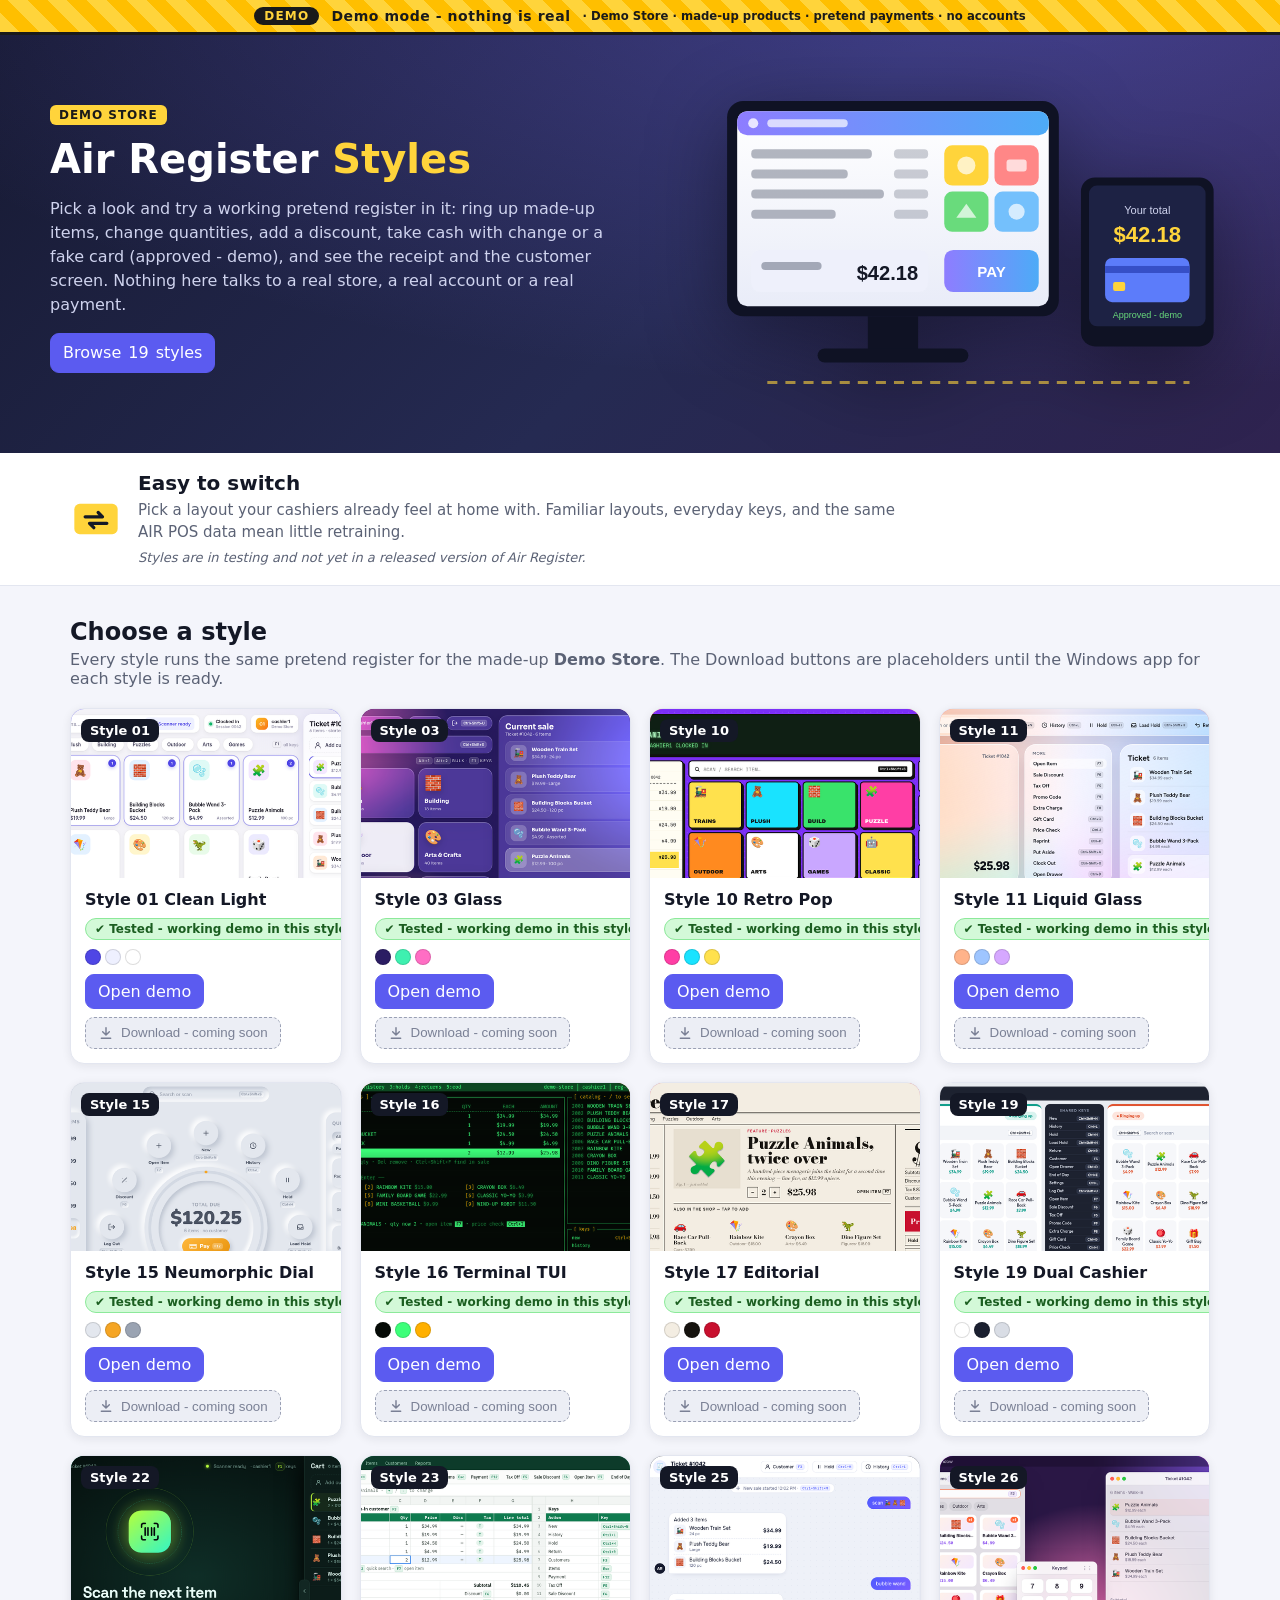
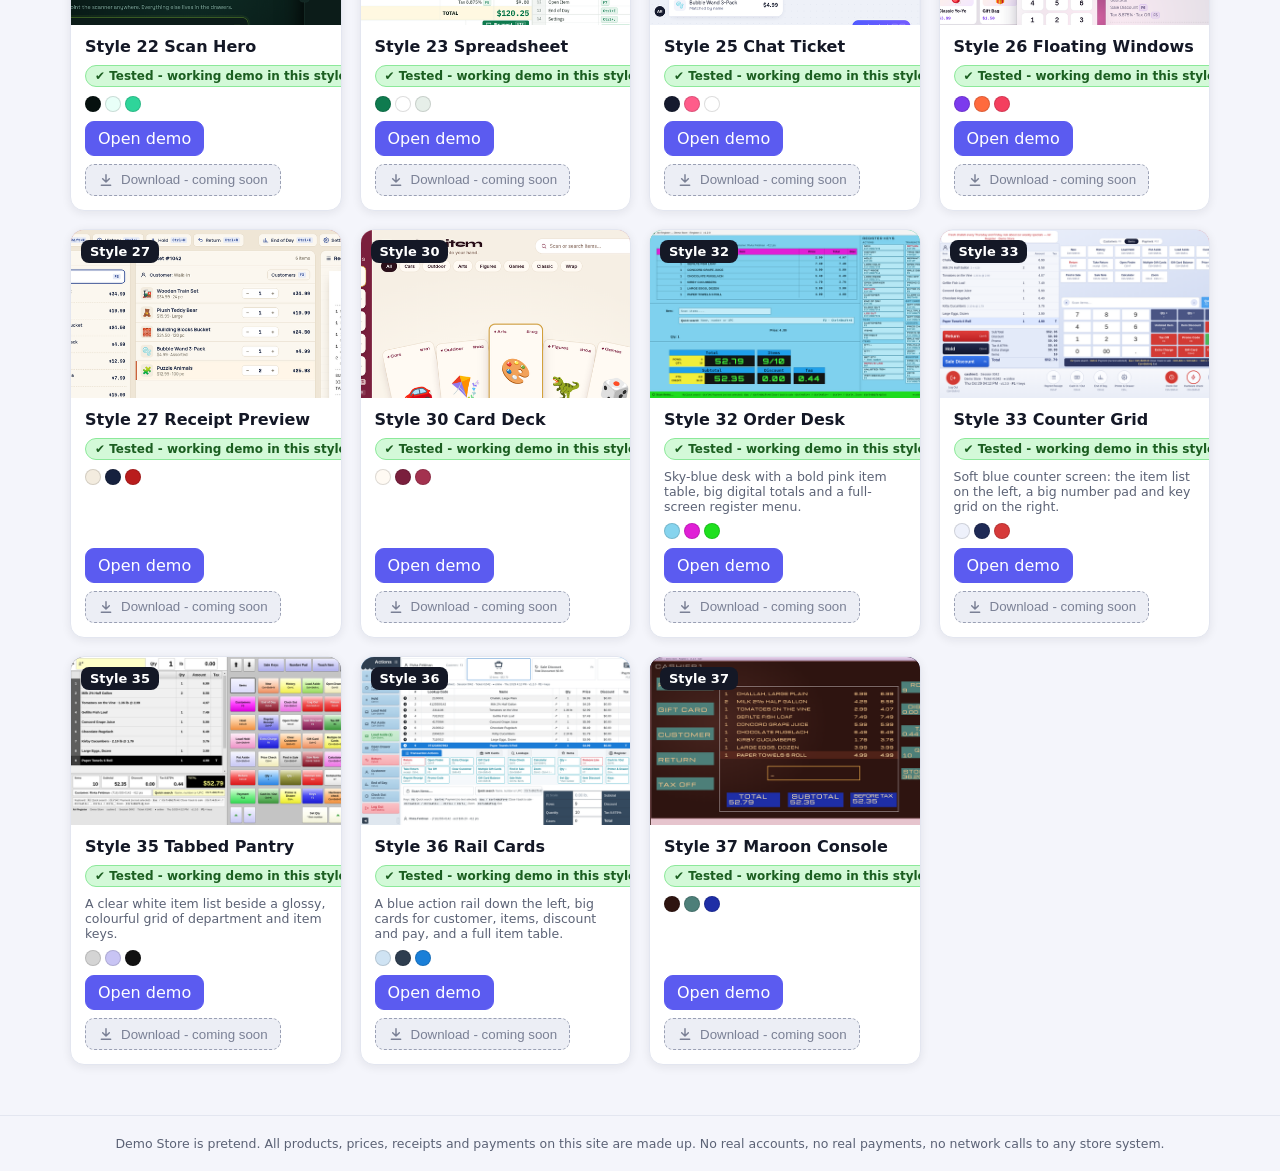
<file: index.html>
<!doctype html><html lang="en"><head><meta charset="utf-8"><title>DEMO - Air Register Styles demo</title>
<meta http-equiv="refresh" content="0; url=demo/index.html"></head>
<body style="font-family:system-ui;margin:0"><div style="background:#ffd43b;padding:8px;text-align:center;font-weight:800">DEMO - nothing is real</div>
<p style="padding:20px"><a href="demo/index.html">Open the Demo Store styles gallery</a></p></body></html>
</file>
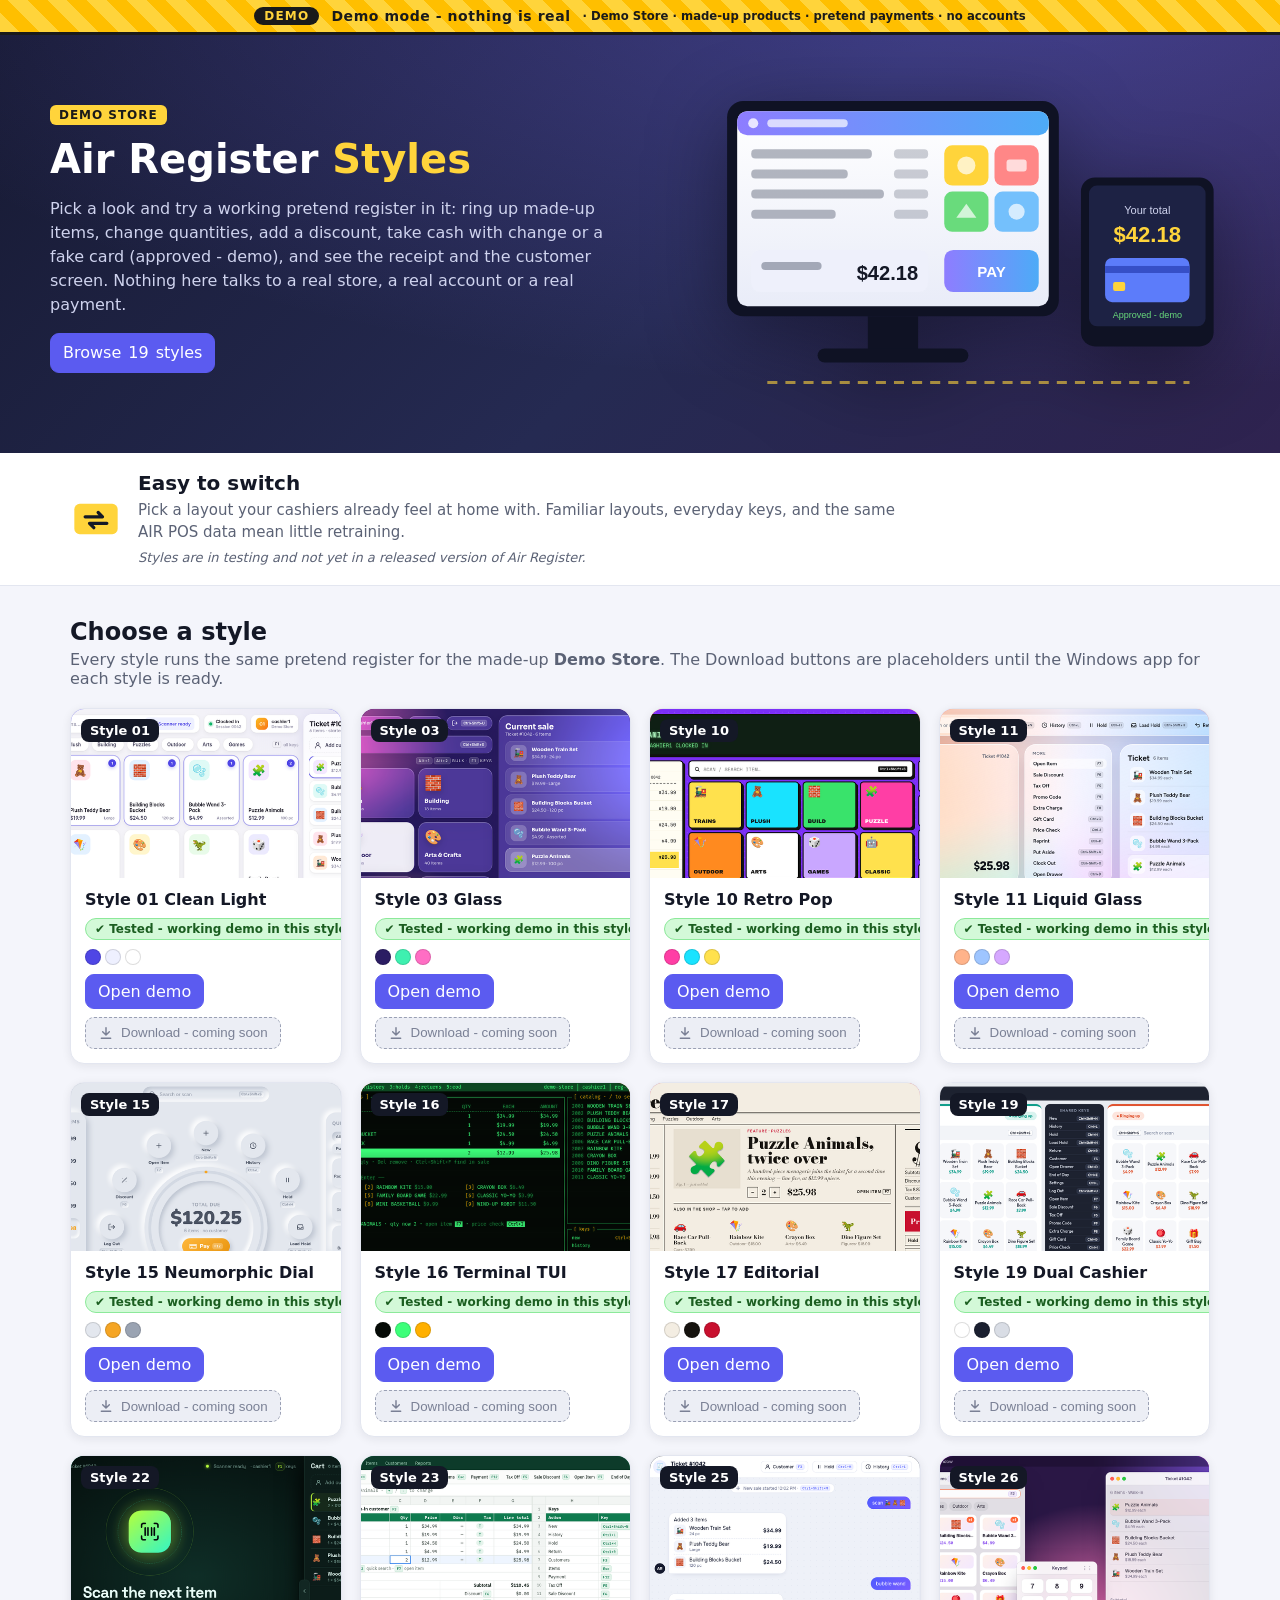
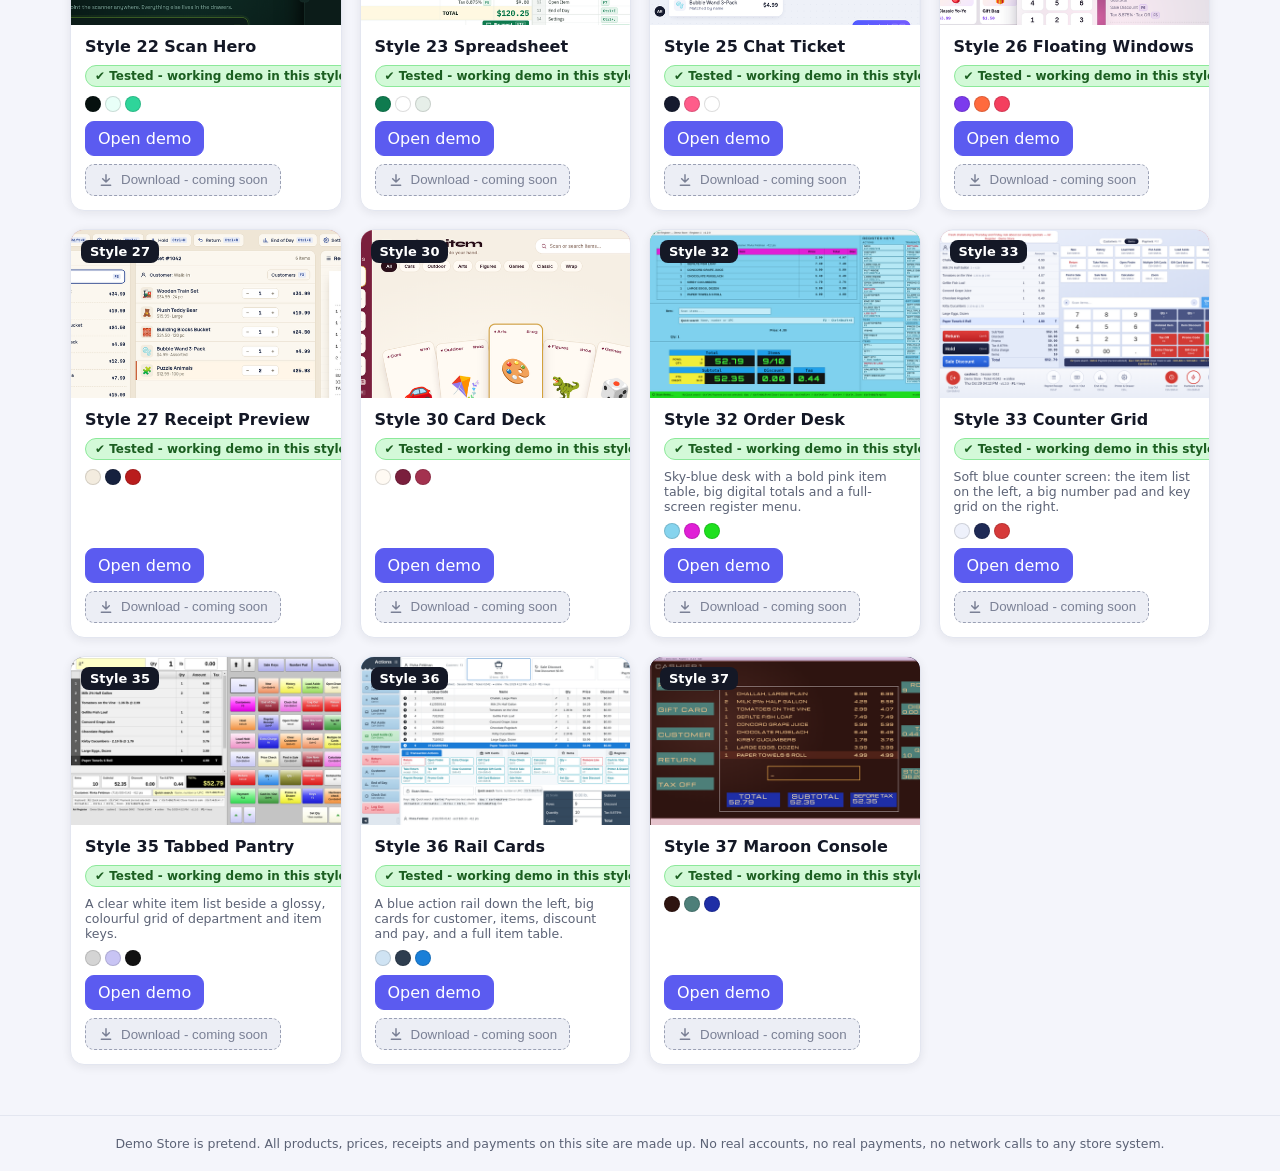
<file: demo/index.html>
<!doctype html>
<html lang="en"><head><meta charset="utf-8"><meta name="viewport" content="width=device-width,initial-scale=1">
<title>DEMO - Air Register Styles - Demo Store</title>
<link rel="stylesheet" href="assets/demo-site.css">
<script src="demo-styles-config.js"></script><script src="assets/demo-site.js"></script>
</head><body>
<div class="demoBand" id="demoBand"><span class="pill">DEMO</span> Demo mode - nothing is real <small>· Demo Store · made-up products · pretend payments · no accounts</small></div>
<header class="hero"><div class="in"><div>
  <span class="tag">DEMO STORE</span>
  <h1>Air Register <span>Styles</span></h1>
  <p>Pick a look and try a working pretend register in it: ring up made-up items, change quantities, add a discount, take cash with change or a fake card (approved - demo), and see the receipt and the customer screen. Nothing here talks to a real store, a real account or a real payment.</p>
  <p style="margin-top:14px"><a class="btn pri" href="#styles">Browse <span id="count"></span> styles</a></p>
</div>
<svg viewBox="0 0 520 330" xmlns="http://www.w3.org/2000/svg" aria-label="Illustration of a register and a customer screen" role="img">
  <defs><linearGradient id="hg1" x1="0" x2="1"><stop offset="0" stop-color="#8e7dff"/><stop offset="1" stop-color="#4dabf7"/></linearGradient>
  <linearGradient id="hg2" x1="0" x2="0" y1="0" y2="1"><stop offset="0" stop-color="#fff"/><stop offset="1" stop-color="#e9ecf8"/></linearGradient></defs>
  <rect x="20" y="20" width="330" height="214" rx="16" fill="#0f1224"/><rect x="30" y="30" width="310" height="194" rx="10" fill="url(#hg2)"/>
  <rect x="30" y="30" width="310" height="24" rx="10" fill="url(#hg1)"/><circle cx="46" cy="42" r="5" fill="#fff" opacity=".8"/><rect x="60" y="38" width="80" height="8" rx="4" fill="#fff" opacity=".7"/>
  <g fill="#5b6275" opacity=".45"><rect x="44" y="68" width="120" height="9" rx="4"/><rect x="44" y="88" width="96" height="9" rx="4"/><rect x="44" y="108" width="132" height="9" rx="4"/><rect x="44" y="128" width="84" height="9" rx="4"/></g>
  <g fill="#5b6275" opacity=".3"><rect x="186" y="68" width="34" height="9" rx="4"/><rect x="186" y="88" width="34" height="9" rx="4"/><rect x="186" y="108" width="34" height="9" rx="4"/><rect x="186" y="128" width="34" height="9" rx="4"/></g>
  <g><rect x="236" y="64" width="44" height="40" rx="8" fill="#ffd43b"/><rect x="286" y="64" width="44" height="40" rx="8" fill="#ff8787"/><rect x="236" y="110" width="44" height="40" rx="8" fill="#69db7c"/><rect x="286" y="110" width="44" height="40" rx="8" fill="#74c0fc"/></g>
  <circle cx="258" cy="84" r="9" fill="#fff" opacity=".7"/><rect x="298" y="78" width="20" height="12" rx="3" fill="#fff" opacity=".7"/><path d="M248 136l10-14 10 14z" fill="#fff" opacity=".7"/><rect x="300" y="122" width="16" height="16" rx="8" fill="#fff" opacity=".7"/>
  <rect x="44" y="168" width="176" height="42" rx="9" fill="#eef0fb"/><rect x="54" y="180" width="60" height="8" rx="4" fill="#5b6275" opacity=".5"/><text x="210" y="198" font-family="Arial" font-weight="800" font-size="20" text-anchor="end" fill="#141826">$42.18</text>
  <rect x="236" y="168" width="94" height="42" rx="9" fill="url(#hg1)"/><text x="283" y="195" font-family="Arial" font-weight="800" font-size="15" text-anchor="middle" fill="#fff">PAY</text>
  <rect x="160" y="234" width="50" height="34" fill="#0f1224"/><rect x="110" y="266" width="150" height="14" rx="7" fill="#0f1224"/>
  <rect x="372" y="96" width="132" height="168" rx="14" fill="#0f1224"/><rect x="380" y="104" width="116" height="140" rx="8" fill="#1d2244"/>
  <text x="438" y="132" font-family="Arial" font-size="11" text-anchor="middle" fill="#cfd3ee">Your total</text><text x="438" y="160" font-family="Arial" font-weight="800" font-size="22" text-anchor="middle" fill="#ffd43b">$42.18</text>
  <rect x="396" y="176" width="84" height="44" rx="7" fill="#5c7cfa"/><rect x="396" y="184" width="84" height="7" fill="#364fc7"/><rect x="404" y="200" width="12" height="9" rx="2" fill="#ffd43b"/>
  <text x="438" y="236" font-family="Arial" font-size="9" text-anchor="middle" fill="#69db7c">Approved - demo</text>
  <path d="M60 300h420" stroke="#ffd43b" stroke-width="3" stroke-dasharray="10 8" opacity=".6"/>
</svg></div></header>
<section class="switch" id="easySwitch" aria-labelledby="easySwitchH"><div class="in">
  <svg viewBox="0 0 48 48" aria-hidden="true"><rect x="4" y="10" width="40" height="28" rx="5" fill="#ffd43b"/><path d="M14 22h16l-4-4M34 28H18l4 4" fill="none" stroke="#141826" stroke-width="3" stroke-linecap="round" stroke-linejoin="round"/></svg>
  <div><h2 id="easySwitchH">Easy to switch</h2>
  <p>Pick a layout your cashiers already feel at home with. Familiar layouts, everyday keys, and the same AIR POS data mean little retraining.</p>
  <p class="note">Styles are in testing and not yet in a released version of Air Register.</p></div>
</div></section>
<main class="wrap" id="styles"><h2>Choose a style</h2>
<p class="sub">Every style runs the same pretend register for the made-up <b>Demo Store</b>. The Download buttons are placeholders until the Windows app for each style is ready.</p>
<div class="grid" id="grid"></div></main>
<div class="foot">Demo Store is pretend. All products, prices, receipts and payments on this site are made up. No real accounts, no real payments, no network calls to any store system.</div>
<script>renderGallery()</script>
</body></html>
</file>
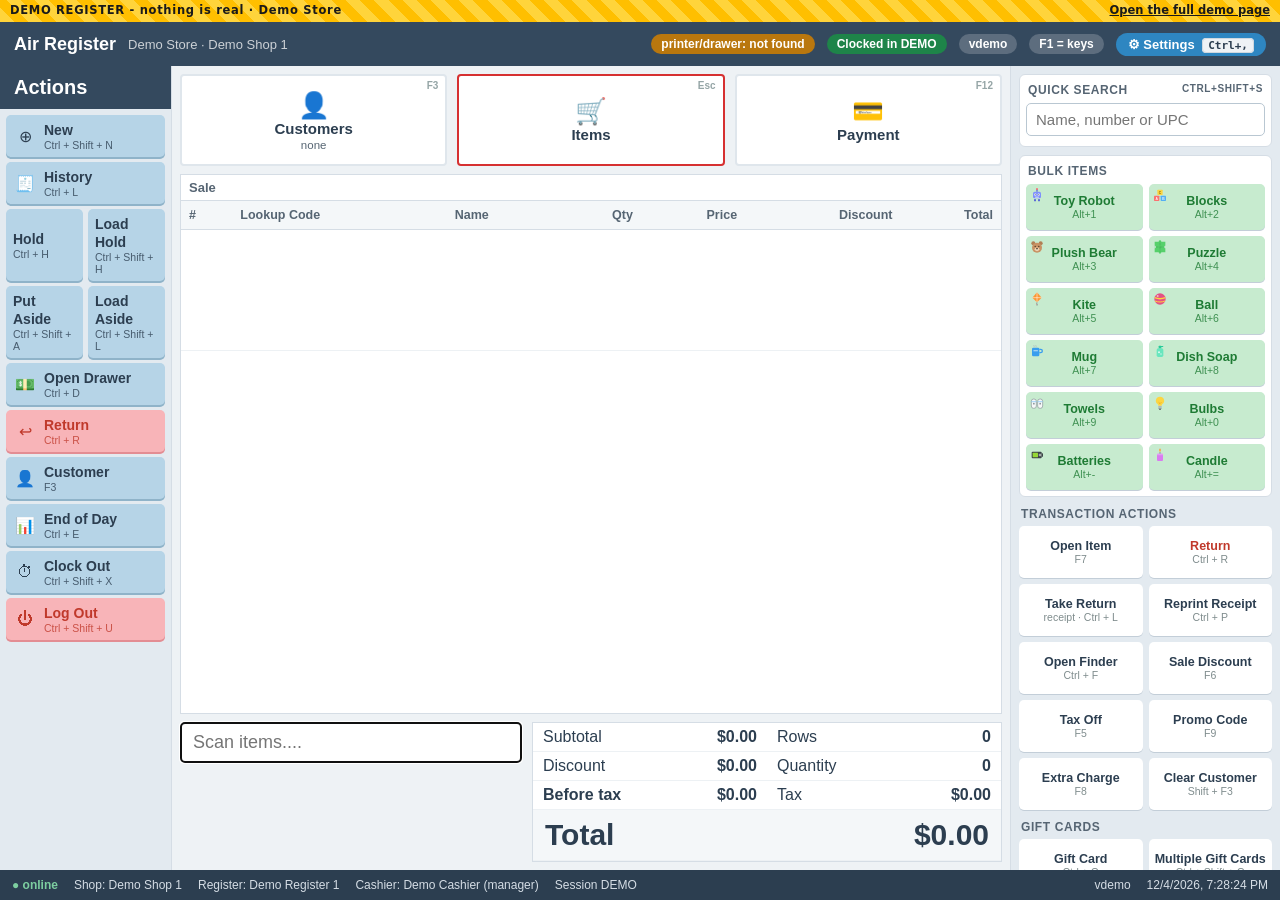
<file: demo/register/index.html>
<!doctype html>
<html lang="en">
<head>
<meta charset="utf-8">
<title>DEMO - Demo Store register</title>
<link rel="icon" href="demo-icon.ico" sizes="any">
<style>
  :root { --slate:#34495e; --btn:#b6d4e7; --btnText:#2c3e50; --green:#c7ebcf; --greenText:#1e7b34; --red:#f8b4b8; --redText:#c0392b; --line:#d5dde5; --sel:#3c8dbc; }
  * { box-sizing:border-box; }
  html, body { margin:0; height:100%; font-family:'Segoe UI', Roboto, Arial, sans-serif; color:#2c3e50; background:#eef2f5; }
  #app { display:grid; grid-template-rows:44px 1fr 30px; height:100vh; }
  .top { background:var(--slate); color:#fff; display:flex; align-items:center; gap:12px; padding:0 14px; }
  .top .topset { border:0; color:#fff; font:inherit; font-size:13px; font-weight:700; padding:4px 12px; background:#2e86c1; cursor:pointer; white-space:nowrap; } .top .topset:hover { background:#3498db; } .top .topset kbd { margin-left:4px; font-size:11px; padding:0 5px; }
  .top b { font-size:18px; } .top .sub { opacity:.75; font-size:13px; } .top .sp { flex:1; }
  .pill { padding:3px 10px; border-radius:999px; font-size:12px; font-weight:600; background:#5d6d7e; cursor:default; }
  .pill.ok { background:#1e8449; } .pill.bad { background:#c0392b; } .pill.warn { background:#b9770e; }
  .wrap { display:grid; grid-template-columns:var(--lw,172px) 1fr var(--rw,270px); min-height:0; }
  .actions { background:#e3eaf0; border-right:1px solid var(--line); display:flex; flex-direction:column; min-height:0; }
  .actions h2 { margin:0; background:var(--slate); color:#fff; font-size:20px; padding:10px 14px; }
  .actions .list { flex:1; overflow:auto; padding:6px; display:grid; grid-template-columns:repeat(auto-fill, minmax(150px, 1fr)); align-content:start; gap:5px; } /* reflows with the panel width */
  .abtn { display:flex; align-items:center; gap:9px; border:0; border-radius:5px; padding:6px 9px; background:var(--btn); color:var(--btnText); text-align:left; cursor:pointer; box-shadow:0 2px 0 #8fb3c9; min-height:42px; font:inherit; }
  .abtn .ic { width:20px; text-align:center; font-size:16px; } .abtn .t { font-weight:700; font-size:14px; line-height:1.1; } .abtn .k { display:block; font-size:10.5px; font-weight:500; opacity:.8; }
  .abtn.green { background:var(--green); color:var(--greenText); box-shadow:0 2px 0 #9fd3ab; } .abtn.red { background:var(--red); color:var(--redText); box-shadow:0 2px 0 #e38d93; }
  .abtn:active, .rbtn:active { transform:translateY(2px); box-shadow:none; }
  .na { opacity:.42; filter:grayscale(1); cursor:not-allowed !important; }
  .center { display:grid; grid-template-rows:auto 1fr auto; min-height:0; padding:8px; gap:8px; }
  .tiles { display:grid; grid-template-columns:repeat(3,1fr); gap:10px; } /* top row: Customers | Items | Payment */
  .tiles .tile { height:clamp(72px, 10.5vh, 104px); font-size:clamp(15px, 1.15vw, 20px); } .tiles .tile .ic { font-size:clamp(24px, 2vw, 34px); }
  .tile { background:#fff; border:2px solid #dfe6ec; border-radius:4px; height:84px; display:flex; flex-direction:column; align-items:center; justify-content:center; cursor:pointer; font-weight:600; position:relative; }
  .tile .ic { font-size:28px; } .tile.active { border-color:#d63031; } .tile .info { font-size:11.5px; font-weight:500; color:#566573; margin-top:2px; } .tile .k { position:absolute; top:4px; right:7px; font-size:10px; color:#95a5a6; }
  .gridbox { background:#fff; border:1px solid var(--line); overflow:auto; min-height:0; }
  .gridhead { display:flex; justify-content:space-between; padding:5px 8px; color:#566573; font-size:13px; border-bottom:1px solid var(--line); font-weight:600; }
  .gridhead.ret { background:#fdecea; color:#c0392b; }
  table { width:100%; border-collapse:collapse; font-size:14px; }
  th { background:#f4f7f9; text-align:left; font-weight:600; padding:7px 8px; border-bottom:1px solid var(--line); color:#566573; font-size:12.5px; white-space:nowrap; }
  td { padding:8px; border-bottom:1px solid #edf1f4; } td.n, th.n { text-align:right; }
  tr.row { cursor:pointer; } tr.row.sel td { background:var(--sel); color:#fff; }
  .empty { text-align:center; color:#7f8c8d; padding:60px 10px; font-size:16px; }
  kbd { background:#eef2f5; border:1px solid #cfd8df; border-radius:4px; padding:1px 6px; font-size:12px; color:#2c3e50; }
  .bottom { display:grid; grid-template-columns:1fr 470px; gap:10px; align-items:start; }
  .scanrow input { width:100%; font-size:18px; padding:9px 12px; border:1px solid #b9c7d2; border-radius:4px; }
  .totals { display:grid; grid-template-columns:1fr 1fr; background:#fff; border:1px solid var(--line); font-size:16px; }
  .totals div { display:flex; justify-content:space-between; padding:5px 10px; border-bottom:1px solid #edf1f4; } .totals div span:last-child { font-weight:700; }
  .totals .pretax { font-weight:700; } .totals .taxoffline { color:#c0392b; font-weight:700; }
  .totals .total { grid-column:1 / -1; font-weight:800; font-size:30px; padding:8px 12px; background:#f4f7f9; }
  .msg { font-size:14px; margin-top:6px; min-height:20px; font-weight:600; } .msg.err { color:#c0392b; } .msg.ok { color:#1e7b34; }
  .right { background:#e3eaf0; border-left:1px solid var(--line); overflow:auto; padding:8px; }
  .right h3 { margin:10px 2px 5px; font-size:12px; text-transform:uppercase; letter-spacing:.6px; color:#566573; }
  .rgrid { display:grid; grid-template-columns:repeat(auto-fill, minmax(116px, 1fr)); gap:6px; } /* 1 column when narrow, 2, 3+ when wider */
  .rbtn { border:0; background:#fff; border-radius:5px; padding:8px 6px; min-height:52px; font:inherit; font-size:12.5px; font-weight:600; color:#2c3e50; cursor:pointer; box-shadow:0 1px 0 #c3ced8; }
  .rbtn small { display:block; font-weight:500; color:#7f8c8d; font-size:10.5px; } .rbtn.red { color:var(--redText); }
  .status { background:#2c3e50; color:#d5dde5; font-size:12px; display:flex; align-items:center; gap:16px; padding:0 12px; white-space:nowrap; overflow:hidden; }
  /* login */
  #login { position:fixed; inset:0; background:linear-gradient(135deg,#34495e,#1f2d3a); display:none; align-items:center; justify-content:center; z-index:40; }
  #login .card { background:#fff; border-radius:12px; padding:28px 32px; width:380px; box-shadow:0 20px 60px #0007; }
  #login h1 { margin:0 0 4px; font-size:24px; } #login p { margin:0 0 18px; color:#7f8c8d; font-size:13px; }
  label.f { display:block; font-size:13px; color:#566573; margin:10px 0 4px; font-weight:600; }
  input.f, select.f { width:100%; font-size:17px; padding:9px 11px; border:1px solid #b9c7d2; border-radius:6px; }
  .pbtn { border:0; border-radius:6px; padding:10px 16px; font:inherit; font-weight:700; font-size:15px; cursor:pointer; background:#2e86c1; color:#fff; }
  .pbtn.g { background:#1e8449; } .pbtn.r { background:#c0392b; } .pbtn.s { background:#dfe6ec; color:#2c3e50; }
  .full { width:100%; margin-top:18px; }
  /* modal */
  .el-overlay { position:fixed; inset:0; background:#0007; display:flex; align-items:center; justify-content:center; z-index:60; }
  .modal { background:#fff; border-radius:10px; padding:18px 22px; min-width:420px; max-width:92vw; max-height:88vh; overflow:auto; box-shadow:0 20px 60px #0007; }
  .modal h2 { margin:0 0 10px; font-size:20px; } .modal .row2 { display:flex; gap:8px; margin-top:14px; justify-content:flex-end; flex-wrap:wrap; }
  .big { font-size:28px; font-weight:800; } .due { display:flex; justify-content:space-between; font-size:18px; margin:6px 0; }
  .quick { display:flex; gap:6px; flex-wrap:wrap; margin-top:8px; } .quick button { font-size:16px; padding:8px 12px; border:0; border-radius:6px; background:var(--btn); cursor:pointer; font-weight:700; }
  .note { font-size:12.5px; color:#7f8c8d; margin-top:8px; }
  .banner { background:#fdebd0; color:#9c640c; padding:6px 10px; border-radius:6px; font-size:13px; margin-bottom:8px; }
  /* v1.1: payment, member, return lines */
  .paytop { display:grid; grid-template-columns:1fr 1fr 1.3fr; gap:8px; margin-bottom:8px; }
  .paytop div { background:#f4f6f8; border-radius:6px; padding:8px 10px; } .paytop span { display:block; font-size:12px; color:#566573; } .paytop b { font-size:20px; }
  .paytop .left { background:#e8f6ec; } .paytop .left b { color:#1e7b34; font-size:26px; }
  .tabs { display:flex; gap:4px; margin:6px 0; flex-wrap:wrap; } .tab { padding:9px 14px; border:1px solid #ccd; background:#fff; border-radius:6px; cursor:pointer; font-weight:600; }
  .tab.on { background:#2d6cdf; border-color:#2d6cdf; color:#fff; }
  /* 1.2.0: full-screen payment view. Adjust the layout here (sizes, column widths, colours) without touching demo-app.js. */
  :root { --pay-nums-w: 38%; --pay-num-size: 44px; --pay-due-size: 64px; --pay-tab-h: 76px; --pay-tab-size: 22px; --pay-input-size: 30px; --pay-bill-size: 22px; --pay-gap: 14px; }
  .fullpay-ov { align-items:stretch; justify-content:stretch; }
  .modal.fullpay { width:100vw; max-width:100vw; height:100vh; max-height:100vh; border-radius:0; padding:14px 20px; display:flex; flex-direction:column; box-sizing:border-box; }
  .fullpay .payhead { display:flex; align-items:baseline; gap:14px; background:var(--slate); color:#fff; margin:-14px -20px 12px; padding:10px 20px; } .fullpay .payhead .note { color:#dfe6ec; } .fullpay .payhead h2 { margin:0; font-size:26px; } .fullpay .payhead .note { margin:0; font-size:16px; }
  .fullpay #payBody { flex:1; min-height:0; }
  .paygrid { display:flex; gap:var(--pay-gap); height:100%; }
  .paynums { width:var(--pay-nums-w); display:flex; flex-direction:column; gap:var(--pay-gap); }
  .paynums .pn { flex:1; background:#f4f6f8; border-radius:10px; padding:10px 18px; display:flex; flex-direction:column; justify-content:center; }
  .paynums .pn span { font-size:18px; color:#566573; font-weight:600; } .paynums .pn b { font-size:var(--pay-num-size); font-weight:800; line-height:1.1; }
  .paynums .pn.left { background:var(--slate); flex:1.4; } .paynums .pn.left span { color:#dfe6ec; } .paynums .pn.left b { font-size:var(--pay-due-size); color:#fff; }
  .paynums .pn.left.zero { background:#1e8449; } /* worker 2: Balance turns green at $0.00 (Enter finishes) */
  .paynums .pn.chg { background:#e8f6ec; } .paynums .pn.chg b { color:#1e7b34; }
  .payact { flex:1; display:flex; flex-direction:column; overflow:auto; }
  .fullpay .tabs { display:grid; grid-template-columns:repeat(auto-fit, minmax(150px, 1fr)); gap:10px; margin:0 0 12px; }
  .fullpay .tab { height:var(--pay-tab-h); font-size:var(--pay-tab-size); font-weight:800; border-radius:10px; border-width:2px; }
  .fullpay input.f { font-size:var(--pay-input-size); padding:10px 12px; } .fullpay label.f { font-size:16px; }
  .fullpay .quick { gap:10px; } .fullpay .quick button { font-size:var(--pay-bill-size); padding:16px 18px; min-width:110px; border-radius:10px; }
  .fullpay .row2 { margin-top:auto; padding-top:12px; } .fullpay .row2 .pbtn { font-size:22px; padding:16px 28px; min-height:64px; }
  .plist { display:flex; flex-direction:column; gap:8px; }
  .pline { display:flex; align-items:center; gap:12px; min-height:var(--pay-tab-h); padding:0 16px; border:2px solid #ccd; border-radius:10px; background:#fff; cursor:pointer; }
  .pline.on { border-color:var(--slate); background:#edf1f4; box-shadow:0 0 0 3px #34495e33; } .pline.on .plbl::before { content:'▶ '; color:var(--slate); }
  .pline .plbl { flex:1; font-size:var(--pay-tab-size); font-weight:800; }
  .pline .pamt { width:40%; font-size:var(--pay-input-size); font-weight:700; text-align:right; padding:8px 12px; border:1px solid #ccd; border-radius:8px; }
  .pextra { display:flex; gap:8px; flex-wrap:wrap; padding:0 0 0 16px; } .pextra input.f { flex:1; font-size:20px; }
  .fullpay table.mini { font-size:17px; } .fullpay .cardbox .big { font-size:40px; }
  .cardbox { border:2px solid #2d6cdf; border-radius:8px; padding:14px; text-align:center; margin:8px 0; } .cardbox.bad { border-color:#c0392b; color:#c0392b; }
  table.mini { width:100%; font-size:14px; } table.mini td { padding:3px 6px; border-bottom:1px solid #eef; } .st-done { color:#1e7b34; } .st-waiting { color:#2d6cdf; } .st-declined, .st-cancelled { color:#c0392b; }
  .memchip { background:#e8f0fe; color:#1a4fb0; border-radius:12px; padding:1px 10px; cursor:pointer; }
  .tag { font-size:11px; background:#fff3cd; color:#8a6d3b; border-radius:3px; padding:0 4px; }
  #retLines { padding:6px 8px; border-bottom:1px solid var(--line); font-size:13px; background:#fff8f7; }
  #retLines .rl { margin:2px; padding:5px 8px; border:1px solid #e6b0aa; border-radius:5px; background:#fff; cursor:pointer; } #retLines .rl.na { opacity:.45; cursor:not-allowed; }
  #hwPill { cursor:pointer; }
  /* v1.1 extras */
  .scanrow { display:flex; gap:8px; } .scanrow input { flex:1; }
  .drawerbtn { border:0; border-radius:6px; background:#1e8449; color:#fff; font:inherit; font-weight:800; font-size:16px; padding:0 18px; cursor:pointer; white-space:nowrap; box-shadow:0 2px 0 #145a32; }
  .drawerbtn:active { transform:translateY(2px); box-shadow:none; } .drawerbtn:disabled { opacity:.6; }
  #flash { position:fixed; left:50%; top:70px; transform:translateX(-50%); z-index:90; padding:14px 26px; border-radius:10px; font-size:20px; font-weight:800; color:#fff; background:#1e8449; box-shadow:0 10px 30px #0005; pointer-events:none; }
  #flash.bad { background:#c0392b; }
  .net { color:#7dcea0; font-weight:700; } .net.off { color:#f1948a; }
  .noteline { font-size:13px; background:#fff8dc; border:1px solid #f0e0a0; border-radius:4px; padding:3px 8px; margin-top:4px; cursor:pointer; }
  .sfield { border:1px solid #b9c7d2; border-radius:6px; padding:11px; background:#fff; text-align:left; min-height:44px; }
  .calc { display:grid; grid-template-columns:repeat(4,64px); gap:6px; } .calc button { font-size:20px; padding:12px 0; border:0; border-radius:6px; background:#dfe6ec; cursor:pointer; font-weight:700; }
  .calc button.op { background:var(--btn); } .calc button.eq { background:#1e8449; color:#fff; }
  .pcard { border:2px solid #2d6cdf; border-radius:8px; padding:12px; margin-top:10px; } .pcard .big { font-size:34px; }
  .custcard { display:grid; grid-template-columns:repeat(3,1fr); gap:6px; margin:8px 0; } .custcard div { background:#f4f6f8; border-radius:6px; padding:6px 9px; } .custcard span { display:block; font-size:11.5px; color:#566573; } .custcard b { font-size:16px; }

  /* 1.1 hardening + touch */
  body.busy .abtn, body.busy .rbtn, body.busy .tile { pointer-events:none; opacity:.7; }
  .retrybtn { margin-left:10px; padding:4px 12px; font-size:13px; }
  #reconn { position:fixed; inset:0; background:#0008; z-index:9998; display:flex; align-items:center; justify-content:center; }
  #reconn > div { background:#fff; border-radius:10px; padding:22px 28px; font-size:20px; font-weight:700; text-align:center; }
  #reconn small { display:block; font-size:14px; font-weight:400; margin-top:6px; color:#555; }
  .notice { display:flex; gap:10px; align-items:center; background:#fff4d6; border:1px solid #e0b84a; border-radius:6px; padding:8px 12px; margin:6px 0; font-weight:600; }
  .notice span { flex:1; } .notice .pbtn { padding:6px 12px; font-size:13px; }
  #exitCorner { position:fixed; left:0; top:0; width:28px; height:28px; z-index:9999; }
  label.chk { display:flex; gap:8px; align-items:center; margin-top:10px; } label.chk input { width:20px; height:20px; }
  .rhid { font-size:30px; font-weight:800; letter-spacing:2px; font-family:Consolas,monospace; }
  #airPad { position:fixed; left:50%; bottom:8px; transform:translateX(-50%); z-index:10000; background:#2c3e50; padding:8px; border-radius:10px; box-shadow:0 10px 40px #0008; user-select:none; touch-action:manipulation; }
  #airPad .pr { display:flex; gap:6px; margin:6px 0; justify-content:center; }
  #airPad button { min-width:58px; height:58px; font-size:22px; font-weight:700; border:0; border-radius:8px; background:#ecf0f1; color:#2c3e50; }
  #airPad button.w { min-width:90px; font-size:17px; } #airPad.txt button { min-width:52px; height:52px; } #airPad.txt button[data-k=SPACE] { min-width:260px; }
  /* 1.2.0 */
  .tile.on, .rbtn.on { border-color:#c0392b; background:#fdecea; } .taxoff { background:#c0392b; color:#fff; border-radius:4px; padding:1px 8px; font-weight:800; margin-right:6px; }
  .scanrow input.bad { border-color:#c0392b; background:#fdecea; }
  .scanmsg { font-size:15px; font-weight:700; color:#c0392b; margin-top:4px; }
  .side { background:#fff; border:1px solid var(--line); border-radius:6px; padding:6px; margin-bottom:8px; }
  .side h3 { margin:2px 2px 6px !important; display:flex; justify-content:space-between; } .side input { width:100%; font-size:15px; padding:7px 9px; border:1px solid #b9c7d2; border-radius:5px; }
  .qsres { max-height:30vh; overflow:auto; margin-top:4px; } .qsres div { display:flex; justify-content:space-between; gap:6px; padding:6px; border-bottom:1px solid #edf1f4; cursor:pointer; font-size:13px; }
  .qsres div.sel, .qsres div:hover { background:#e8f0fe; } .qsres small { color:#7f8c8d; display:block; font-size:11px; }
  .bulkgrid { display:grid; grid-template-columns:repeat(auto-fill, minmax(116px, 1fr)); gap:6px; } .bulkgrid .rbtn { min-height:46px; background:#c7ebcf; color:#1e7b34; }
  .bulkrow { display:grid; grid-template-columns:1.2fr 1.6fr auto auto; gap:6px; align-items:center; margin:4px 0; } .bulkrow input.f { font-size:15px; padding:6px 8px; }
  .gmList { max-height:260px; overflow:auto; margin-top:8px; } .gmRow { display:flex; justify-content:space-between; padding:4px 2px; border-bottom:1px solid #ecf0f1; font-size:15px; font-variant-numeric:tabular-nums; } .gmTot { margin-top:6px; }
  /* resizable side panels: drag the edge (double-click = default width); widths are remembered on this PC */
  .wrap { position:relative; } .sizer { position:absolute; top:0; bottom:0; width:9px; cursor:col-resize; z-index:5; touch-action:none; }
  .sizer:hover, .sizer.drag { background:rgba(52,73,94,.18); } #sizeL { left:calc(var(--lw,172px) - 4px); } #sizeR { right:calc(var(--rw,270px) - 5px); }
  #cart tr.neg td { color:#c0392b; font-weight:600; } .totals .negline span, .totals .neg span { color:#c0392b; }
  .refl { display:flex; justify-content:space-between; align-items:center; font-size:22px; padding:16px 20px; margin:8px 0; border:2px solid var(--line); border-radius:8px; background:#fff; cursor:pointer; }
  .refl.hi { border-color:var(--slate); background:#eaf0f5; font-weight:700; } .refbig { font-size:40px; font-weight:800; color:#c0392b; margin:6px 0 14px; }
  /* 1.2.0 round 3: dialog button keys, bulk keys, the 2x2 hold group, hide sidebars (Ctrl+B) */
  .modal button kbd.dk { margin-left:6px; font:600 10.5px Segoe UI,Arial,sans-serif; opacity:.75; background:none; padding:0; }
  .rbtn .bk { display:block; font-size:10.5px; font-weight:500; opacity:.8; }
  .actions .list .hgrp { grid-column:1/-1; display:grid; grid-template-columns:1fr 1fr; gap:5px; } .hgrp .abtn { padding:6px 7px; } .hgrp .abtn .ic { display:none; }
  body.nosides .wrap { grid-template-columns:1fr !important; } body.nosides .wrap > aside, body.nosides .sizer { display:none !important; }
  /* 1.2.0: full-screen tabbed Settings page (demo-settings.js) and the Buttons tab */
  .stpage-ov { align-items:stretch; justify-content:stretch; }
  .modal.stpage { width:100vw; max-width:100vw; height:100vh; max-height:100vh; border-radius:0; padding:0; display:flex; flex-direction:column; box-sizing:border-box; overflow:hidden; }
  .stpage .sthead { display:flex; align-items:center; gap:16px; background:var(--slate); color:#fff; padding:10px 20px; } .stpage .sthead h1 { margin:0; font-size:22px; flex:1; }
  .stpage #stFlash { color:#b7f5c6; font-weight:700; font-size:14px; opacity:0; transition:opacity .3s; } .stpage #stFlash.on { opacity:1; }
  .sttabs { display:flex; gap:4px; flex-wrap:wrap; background:#dfe6ec; padding:6px 16px 0; border-bottom:1px solid var(--line); }
  .sttabs button { border:0; background:transparent; padding:10px 14px; font:inherit; font-weight:700; font-size:14px; color:#2c3e50; cursor:pointer; border-radius:6px 6px 0 0; }
  .sttabs button.on { background:#fff; color:#1e3f73; box-shadow:0 -2px 0 #2e86c1 inset; } .sttabs button kbd { font-size:11px; margin-left:4px; }
  .stpage .stbody { flex:1; min-height:0; overflow:auto; padding:12px 24px 20px; } .stpage .stbody > * { max-width:860px; }
  .stpage p.note:not(.keep), .stpage .sthide, .stpage .rhnote { display:none !important; }
  .stpage .stbody h3 { margin:16px 0 6px; font-size:13px; text-transform:uppercase; letter-spacing:.6px; color:#566573; }
  .btlist { display:grid; grid-template-columns:repeat(auto-fill, minmax(300px, 1fr)); gap:4px 16px; }
  .btrow { display:flex; align-items:center; gap:10px; padding:6px 8px; border-radius:6px; background:#f4f7f9; font-size:14px; cursor:pointer; } .btrow input { width:20px; height:20px; }
  .btrow .btname { flex:1; font-weight:600; } .btrow .btkey { color:#566573; font-size:12px; } .btrow.lk { cursor:default; color:#566573; } .btlock { font-size:14px; }
  .btrow { position:relative; cursor:default; } .btrow input { cursor:pointer; flex:none; }
  .btsel { flex:1; display:flex; align-items:center; gap:6px; min-width:0; padding:4px 8px; border:1px solid #c5d0d8; border-radius:6px; background:#fff; font:inherit; text-align:left; cursor:pointer; } .btsel:focus { outline:2px solid #2e86c1; }
  .btsel .btname { flex:1; overflow:hidden; text-overflow:ellipsis; white-space:nowrap; } .btcar { color:#566573; font-size:12px; }
  .btdrop { position:absolute; z-index:30; top:calc(100% + 2px); left:36px; right:8px; max-height:280px; overflow-y:auto; background:#fff; border:1px solid #9fb3c2; border-radius:8px; box-shadow:0 8px 24px rgba(0,0,0,.18); padding:4px; }
  .btdrop button { display:flex; width:100%; justify-content:space-between; gap:10px; padding:7px 10px; border:0; border-radius:5px; background:none; font:inherit; font-size:14px; text-align:left; cursor:pointer; } .btdrop button:hover, .btdrop button:focus { background:#e8f1f8; outline:none; } .btdrop button.cur { font-weight:700; background:#d6eaf8; }
  .uhid { display:none !important; }
</style>
<!-- Air Register Styles (look only): base + one CSS per style, all scoped under html[data-style="NN"]; 00 = Classic matches none -->
<link rel="stylesheet" href="styles/demo-style-base.css">
<script src="../demo-styles-config.js"></script>
<script src="demo-kit/demo-shortcuts.js"></script>
<script src="demo-kit/demo-backend.js"></script>
<script src="demo-style-boot.js"></script>
<script src="styles/demo-catalog.js"></script>
<script src="demo-kit/demo-style-loader.js"></script>
<script src="demo-style.js"></script>
</head>
<body>
<!-- DEMO: no login in the demo. Empty placeholder only so the copied demo-app.js keeps working. -->
<div id="login" hidden style="display:none"><form id="loginForm"></form></div>

<div id="app">
  <div class="top">
    <b>Air Register</b><span class="sub" id="subtitle"></span><span class="sp"></span>
    <span class="pill" id="hwPill" title="Printer / cash drawer">hardware ?</span>
    <span class="pill" id="sessPill">session ?</span>
    <span class="pill" id="buildPill"></span>
    <span class="pill" style="cursor:pointer" id="helpPill">F1 = keys</span>
    <button class="pill topset" id="setTop" title="Settings (Ctrl+,)">&#9881; Settings <kbd>Ctrl+,</kbd></button>
  </div>
  <div class="wrap">
    <div class="sizer" id="sizeL" title="Drag to resize"></div><div class="sizer" id="sizeR" title="Drag to resize"></div><aside class="actions"><h2>Actions</h2><div class="list" id="actions"></div></aside>
    <section class="center">
      <div class="tiles" id="tiles"></div>
      <div class="gridbox">
        <div class="gridhead" id="gridhead"><span id="gridTitle">Sale</span><span id="gridInfo"></span></div><div id="retLines" style="display:none"></div>
        <table><thead id="cartHead"></thead><tbody id="cart"></tbody></table>
      </div>
      <div class="bottom">
        <div><div class="scanrow"><input id="scanInput" placeholder="Scan items...." autocomplete="off" inputmode="none"></div><div class="scanmsg" id="scanMsg" style="display:none" role="status"></div><div class="msg" id="toast"></div><div id="noteLine" class="noteline" style="display:none"></div></div>
        <div class="totals" id="totals"></div>
      </div>
    </section>
    <aside class="right" id="rightAside">
      <div class="side" id="qsPanel"><h3>Quick search <small>Ctrl+Shift+S</small></h3><input id="qsIn" placeholder="Name, number or UPC" autocomplete="off" spellcheck="false"><div class="qsres" id="qsRes"></div></div>
      <div class="side" id="bulkPanel"><h3>Bulk items</h3><div class="bulkgrid" id="bulkBtns"></div></div>
      <div id="right"></div>
    </aside>
  </div>
  <div class="status"><span id="stNet" class="net">● online</span><span id="stShop"></span><span id="stStation"></span><span id="stUser"></span><span id="stSession"></span><span id="stOrder"></span><span id="stAside"></span><span style="margin-left:auto" id="stZoom"></span><span id="stVer"></span><span id="stTime"></span></div>
</div>
<div id="modalRoot"></div>
<script src="demo-shortcut-core.js"></script>
<script src="demo-app.js"></script>
<script src="demo-extras.js"></script>
<script src="demo-touch.js"></script>
<script src="demo-pos.js"></script>
<script src="demo-side.js"></script>
<script src="demo-dlgkeys.js"></script>
<script src="demo-settings.js"></script>
<!-- Air Register Styles: optional per-style look hooks -->
<script>window.DEMO_LOAD_STYLE_JS && window.DEMO_LOAD_STYLE_JS()</script>
<script src="../assets/demo-receipt.js"></script>
<script src="demo-kit/demo-inpage.js"></script>
</body>
</html>
</file>
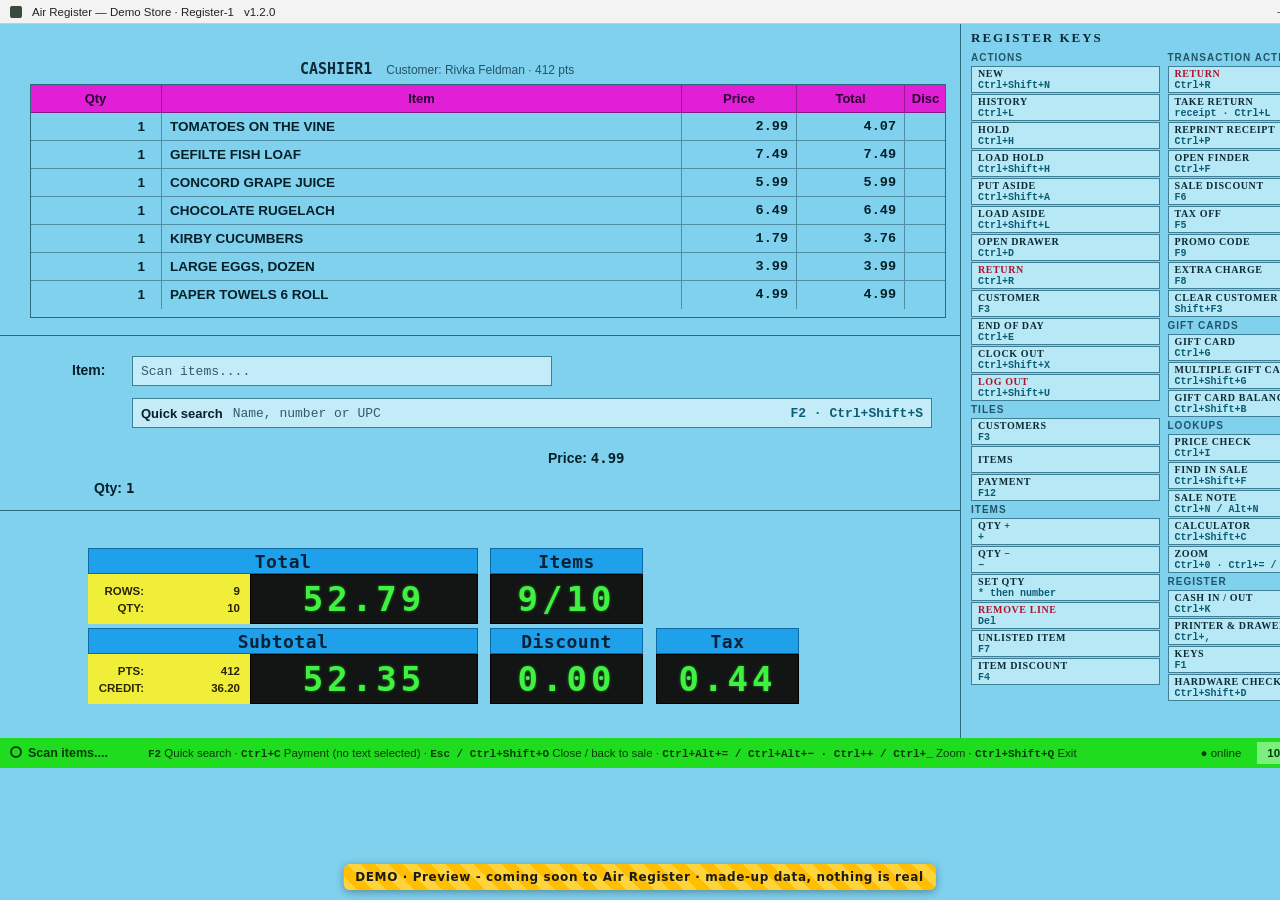
<file: demo/previews/demo-style-32-order-desk/index.html>
<!doctype html><html><head><meta charset="utf-8"><title>DEMO - Style 32 Order Desk - Preview</title>
<script src="../common/demo-data.js"></script><script src="../common/demo-ribbon.js"></script>
<style>
*{box-sizing:border-box}
body{margin:0;width:1366px;height:768px;overflow:hidden;background:#7fd1ee;font:13px 'Liberation Sans',Arial,sans-serif;color:#0d2a36;position:relative}
body[data-screen=sale] .pay,body[data-screen=pay] .sale,body:not([data-screen=cfd]) .cfd,body[data-screen=cfd] .op,body[data-screen=cfd] .menu,
body:not([data-screen=menu]) .menu,body[data-screen=menu] .op{display:none!important}
body[data-screen=menu]{background:#a9d8de}
.a{position:absolute}
.mono{font-family:'DejaVu Sans Mono','Liberation Mono',monospace}
.tb{left:0;top:0;width:1366px;height:24px;background:#f3f3f3;border-bottom:1px solid #c9c9c9;display:flex;align-items:center;gap:10px;padding:0 10px;font-size:11.5px;color:#222;white-space:nowrap}
.tb .ic{width:12px;height:12px;background:#3a4a3a;border-radius:2px}.tb .sp{flex:1}.tb .w{letter-spacing:18px;color:#555;font-size:12px}
.who{left:300px;top:60px;font:700 15px 'DejaVu Sans Mono';color:#0d2a36;white-space:nowrap}
.who small{font:400 12px 'Liberation Sans';color:#245466;margin-left:14px}
.tbox{left:30px;top:84px;width:916px;height:234px;border:1px solid #2d6a80}
.hdr{left:30px;top:84px;width:916px;height:29px;background:#e01fd6;display:grid;grid-template-columns:131px 520px 115px 108px 42px;align-items:center;color:#2b0230;font:700 13px 'Liberation Sans';border-bottom:1px solid #8a1584}
.hdr span{text-align:center;border-left:1px solid #9a1a94;height:100%;line-height:29px}.hdr span:first-child{border-left:0}
.rw{display:grid;grid-template-columns:131px 520px 115px 108px 42px;height:28px;align-items:center;border-bottom:1px solid #4f8ea3;font:700 13.5px 'Liberation Sans';color:#06202a;white-space:nowrap}
.rw span{height:100%;line-height:28px;border-left:1px solid #4f8ea3;padding:0 8px;overflow:hidden}.rw span:first-child{border-left:0;text-align:right;padding-right:16px}
.rw span:nth-child(n+3){text-align:right;font-family:'Liberation Mono',monospace}.rw:last-child{border-bottom:0}
.rule{left:0;width:960px;height:0;border-top:1px solid #2d6a80}
.lbl{font:700 14px 'Liberation Sans';color:#06202a;white-space:nowrap}
.fld{height:28px;background:#c4ecf8;border:1px solid #3f7f95;display:flex;align-items:center;padding:0 8px;font:13px 'Liberation Mono';color:#2d5c6c;white-space:nowrap}
.qs{gap:10px}.qs b{font-family:'Liberation Sans';color:#06202a}.qs .kk{margin-left:auto;font-weight:700;color:#0b5d74}
.cap{height:26px;background:#1fa0ea;color:#06233a;font:700 18px/26px 'DejaVu Sans Mono',monospace;text-align:center;white-space:nowrap;letter-spacing:.5px;border:1px solid #0d6aa6}
.yl{background:#f1ee3a;display:grid;grid-template-columns:58px 1fr;align-content:center;row-gap:5px;padding:0 10px 0 4px;font:700 11.5px 'Liberation Sans';color:#2a2600;white-space:nowrap}
.yl span:nth-child(odd){text-align:right;padding-right:6px}.yl span:nth-child(even){text-align:right}
.lcd{background:#121514;color:#3ff23f;font:700 34px 'Orbitron','DejaVu Sans Mono',monospace;letter-spacing:4px;display:flex;align-items:center;justify-content:center;white-space:nowrap;border:1px solid #000;text-shadow:0 0 3px rgba(63,242,63,.5)}
.gbar{left:0;top:738px;width:1366px;height:30px;background:#1fdc1f;color:#063d06;font-size:11.5px;display:flex;align-items:center;gap:16px;padding:0 10px;white-space:nowrap}
.gbar .st{font-weight:700;font-size:12.5px}.gbar .st:before{content:'';display:inline-block;width:8px;height:8px;border:2px solid #063d06;border-radius:50%;margin-right:6px;vertical-align:-1px}
.gbar .sp{flex:1}.gbar .dt{background:#7cf07c;height:22px;line-height:22px;padding:0 10px;font-weight:700}
.gbar [data-legend] b{font-family:'Liberation Mono';font-size:11px}
.kp{left:960px;top:24px;width:406px;height:714px;border-left:1px solid #2d6a80;padding:6px 10px 0}
.kp h4{margin:0 0 4px;font:700 13px 'Orbitron';letter-spacing:2px;color:#0d2a36;white-space:nowrap}
.kp .cols{display:grid;grid-template-columns:1fr 1fr;column-gap:8px}
.kp .g{font:700 10px/16px 'Liberation Sans';color:#245466;text-transform:uppercase;letter-spacing:1px;white-space:nowrap}
.bar{display:flex;flex-direction:column;justify-content:center;width:100%;height:27px;margin-bottom:1px;background:#b6e8f5;border:1px solid #3f7f95;border-radius:0;padding:0 6px;font-family:inherit;text-align:left;color:#0d2a36;overflow:hidden}
.bar .l{font:700 10px/1.15 'Orbitron';letter-spacing:.6px;text-transform:uppercase;white-space:nowrap}
.bar .k{font:700 10px/1.15 'Liberation Mono';color:#0b5d74;white-space:nowrap}
.bar.red .l{color:#b0122a}
.nv{left:14px;top:30px;width:932px;height:420px;background:#1b22a8;border:2px solid #e9ecff;outline:1px solid #0a0f66}
.vl{position:absolute;top:0;bottom:62px;width:0;border-left:2px solid #e9ecff}.hl{position:absolute;left:0;right:0;height:0;border-top:2px solid #e9ecff}
.ch{position:absolute;height:24px;background:#b42fb8;color:#ffe46a;font:700 15px/24px 'DejaVu Sans Mono',monospace;padding:0 7px;white-space:nowrap;text-align:right}
.ch.c{text-align:center}.ch.on{outline:2px solid #ffe46a}
.nvv{position:absolute;color:#f4f4ff;font:700 16px/24px 'DejaVu Sans Mono',monospace;text-align:right;white-space:nowrap}
.nvl{position:absolute;color:#f4f4ff;font:700 16px/24px 'DejaVu Sans Mono',monospace;white-space:nowrap}
.pop{left:322px;top:360px;height:46px;background:#c22fc6;padding:4px;display:flex;gap:4px;border:0;font:inherit;cursor:pointer}
.pop span{border:2px double #ffe46a;outline:1px solid #ffe46a;outline-offset:-5px;color:#ffe46a;font:700 17px/34px 'DejaVu Sans Mono',monospace;padding:0 12px;white-space:nowrap}
.lowp{left:0;top:450px;width:960px;height:288px;background:#9fdcef}
.mb{position:absolute;left:137px;width:1092px;height:50px;background:#b3e0e5;border:1.5px solid #557f87;display:flex;align-items:center;padding:0 24px;font:700 26px 'Orbitron';letter-spacing:5px;color:#151a1a;white-space:nowrap}
.mb .k{margin-left:auto;font:700 14px 'Liberation Mono';letter-spacing:0;color:#245466}
.cfd{position:absolute;inset:0}
</style></head><body>
<div class="op" id="op"></div><div class="cfd" id="cfd"></div><div class="menu" id="menu"></div>
<script>const C=D.cust,L_=D.lines,m2=v=>v.toFixed(2);
const P=(x,y,w,h)=>`left:${x}px;top:${y}px${w!=null?';width:'+w+'px':''}${h!=null?';height:'+h+'px':''}`;
const div=(cls,x,y,w,h,html='',st='')=>`<div class="a ${cls}"${/\bqs\b/.test(cls)?' data-qs="1"':''} style="${P(x,y,w,h)};${st}">${html}</div>`;
const tbar=t=>`<div class="a tb"><span class="ic"></span><span>Air Register — ${D.store} · Register-1</span><span>${t}</span><span class="sp"></span><span class="w">–▢×</span></div>`;
const COL={A:[88,390],B:[490,153],C:[656,143]}, ROW=[[548,50],[628,50]];
const tot=(col,r,cap,val,yl)=>{const [x,w]=COL[col],[y,h]=ROW[r];
  return div('',x,y,w,26+h,`<div class="cap">${cap}</div>`+(yl?`<div style="display:flex;height:${h}px"><div class="yl" style="width:162px">${yl.map(([a,b])=>`<span>${a}:</span><span>${b}</span>`).join('')}</div><div class="lcd" style="flex:1">${val}</div></div>`:`<div class="lcd" style="height:${h}px">${val}</div>`));};
const gbar=(st,mid,full)=>`<div class="a gbar"><span class="st">${st}</span>${mid||''}<span class="sp"></span><span>● online</span>${full?`<span>User: ${D.cashier}</span><span>Session ${D.session}</span>`:''}<span class="dt">10/29/26 4:12P</span></div>`;
const vis=L_.slice(-7);
const tbl=`<div class="a hdr"><span>Qty</span><span>Item</span><span>Price</span><span>Total</span><span>Disc</span></div>
<div class="a" style="${P(30,113,916,205)}">${vis.map(l=>`<div class="rw"><span>${l.q}</span><span>${l.n.toUpperCase()}</span><span>${m2(l.p)}</span><span>${m2(l.t)}</span><span></span></div>`).join('')}</div><div class="a tbox"></div>`;
const kb=k=>`<span class="l">${k.l}</span>${k.k?`<span class="k">${D.kc(k.k)}</span>`:''}`;
const grp=g=>`<div class="g">${g}</div>`+D.group(g).map(id=>D.b(id,'bar',kb)).join('');
const keys=`<div class="a kp"><h4>REGISTER KEYS</h4><div class="cols"><div>${['Actions','Tiles','Items'].map(grp).join('')}</div><div>${['Transaction Actions','Gift Cards','Lookups','Register'].map(grp).join('')}</div></div></div>`;
const last=L_[L_.length-1];
const sale=`<div class="sale">${tbar(D.ver)}<div class="a who">${D.cashier.toUpperCase()}<small>Customer: ${C.name} · ${C.pts} pts</small></div>${tbl}
<div class="a rule" style="top:335px"></div>
${div('lbl',72,362,null,null,'Item:')}${div('fld',132,356,420,30,'Scan items....')}
${div('fld qs',132,398,800,30,`<b>Quick search</b> ${D.qs.ph}<span class="kk">${D.qs.alt} · ${D.qs.k}</span>`,'')}
${div('lbl',548,450,null,null,`Price: <span class="mono">${m2(last.p)}</span>`)}${div('lbl',94,480,null,null,`Qty: <span class="mono">${last.q}</span>`)}
<div class="a rule" style="top:510px"></div>
${tot('A',0,'Total',m2(D.total),[['ROWS',L_.length],['QTY',D.count]])}${tot('B',0,'Items',L_.length+'/'+D.count)}
${tot('A',1,'Subtotal',m2(D.sub),[['PTS',C.pts],['CREDIT',m2(C.acct)]])}${tot('B',1,'Discount',m2(D.disc))}${tot('C',1,'Tax',m2(D.tax))}
${keys}${gbar('Scan items....','<span style="margin-left:24px">'+D.legendHTML('  ·  ')+'</span>')}</div>`;
const T=[['Credit Card','','20.00','✔ paid',''],['Cash','40.00','.00','','7.21'],['Gift Card','','.00','',''],['Check','','.00','',''],['Store credit','','.00','','']];
const cx=[172,284,396,508,620], cw=112, ry=[108,160,212,264];
const nv=`<div class="a nv">${cx.map(x=>`<div class="vl" style="left:${x}px"></div>`).join('')}<div class="vl" style="left:${cx[4]+cw+4}px"></div><div class="hl" style="top:54px"></div><div class="hl" style="top:354px"></div>
${T.map((t,i)=>`<div class="ch c${i==1?' on':''}" style="left:${cx[i]+4}px;top:16px;width:${cw-4}px;font-size:12.5px">${t[0]}</div>`).join('')}
${['Amount','Paid','Status','Change'].map((l,j)=>`<div class="ch" style="left:12px;top:${ry[j]}px;width:150px">${l}</div>`).join('')}
${T.map((t,i)=>[1,2,3,4].map(j=>`<div class="nvv" style="left:${cx[i]+4}px;top:${ry[j-1]}px;width:${cw-14}px">${t[j]}</div>`).join('')).join('')}
${[['Due:',m2(D.total)],['Paid:','60.00'],['Balance:','0.00']].map(([l,v],j)=>`<div class="nvl" style="left:${cx[4]+cw+8}px;top:${ry[j]}px;width:92px;text-align:right">${l}</div><div class="ch" style="left:${cx[4]+cw+104}px;top:${ry[j]}px;width:84px">${v}</div>`).join('')}
${[['Subtotal:',m2(D.sub),12,108,90],['Discount:','.00',300,400,90],['Quantity:',D.count,580,690,70]].map(([l,v,x,cxx,w])=>`<div class="nvl" style="left:${x}px;top:372px">${l}</div><div class="ch" style="left:${cxx}px;top:372px;width:${w}px">${v}</div>`).join('')}
</div><button class="a pop" data-pay="ok"><span style="padding:0 8px">↵</span><span>${D.PAY.ok}...</span></button>`;
const pb=(l,k)=>`<div class="bar" style="height:34px"><span class="l" style="font-size:11px">${l}</span><span class="k">${k}</span></div>`;
const pkp=`<div class="a kp"><h4>PAYMENT KEYS</h4><div class="g">Quick cash (puts the amount on the Cash line)</div>
<div style="display:grid;grid-template-columns:1fr 1fr 1fr;gap:6px;margin-bottom:10px">${D.PAY.quick.map(q=>pb(q,'quick cash')).join('')}</div>
<div class="g">Finish</div>${pb(D.PAY.ok,'Enter (when fully paid)')}<div style="height:6px"></div>${pb(D.PAY.back,'Esc — back to the sale')}
<div class="g" style="margin-top:12px">Keys</div>${D.PAY.keys.map(k=>`<div style="font-size:12.5px;line-height:22px;white-space:nowrap"><b class="mono" style="color:#0b5d74;display:inline-block;width:52px">${k[0]}</b>${k[1]}</div>`).join('')}
<div class="g" style="margin-top:12px">Payment lines</div><div style="font-size:12px;line-height:18px;color:#245466">${D.PAY.lines.map(l=>l[0]).join(' · ')}<br>Store credit shows when a customer is on the sale.</div></div>`;
const pay=`<div class="pay" data-pay="1">${tbar(D.ver)}${nv}<div class="a lowp"></div>
${tot('A',0,'Due',m2(D.total),[['SUB',m2(D.sub)],['TAX',m2(D.tax)]])}${tot('B',0,'Items',L_.length+'/'+D.count)}
${tot('A',1,'Paid','60.00',[['CARD','20.00'],['CASH','40.00']])}${tot('B',1,'Balance','0.00')}${tot('C',1,'Change',m2(D.change))}
${pkp}${gbar('Payment..','<span style="margin-left:24px"><b class="mono">Enter</b> next line / finish · <b class="mono">+</b> full balance · <b class="mono">Esc</b> back to sale</span>',1)}</div>`;
op.innerHTML=sale+pay;
cfd.innerHTML=`${tbar('customer view')}<div class="a who" style="left:40px;font-size:20px">WELCOME, ${C.name.toUpperCase()}<small style="font-size:14px">${C.pts} points</small></div>
<div class="a hdr" style="width:1306px;left:30px;height:34px;grid-template-columns:150px 1fr 200px 200px;font-size:16px"><span style="line-height:34px">Qty</span><span style="line-height:34px">Item</span><span style="line-height:34px">Price</span><span style="line-height:34px">Total</span></div>
<div class="a" style="${P(30,118,1306,378)};border:1px solid #2d6a80">${L_.map(l=>`<div class="rw" style="height:42px;font-size:19px;grid-template-columns:150px 1fr 200px 200px"><span style="line-height:42px">${l.q}</span><span style="line-height:42px">${l.n.toUpperCase()}</span><span style="line-height:42px">${m2(l.p)}</span><span style="line-height:42px">${m2(l.t)}</span></div>`).join('')}</div>
<div class="a rule" style="top:510px;width:1366px"></div>
${div('',88,540,560,180,`<div class="cap" style="height:34px;line-height:34px;font-size:22px">Total</div><div class="lcd" style="height:146px;font-size:76px">${m2(D.total)}</div>`)}
${[['Items',L_.length+'/'+D.count,672],['Subtotal',m2(D.sub),872],['Tax',m2(D.tax),1072]].map(([c,v,x])=>div('',x,540,190,96,`<div class="cap">${c}</div><div class="lcd" style="height:70px">${v}</div>`)).join('')}
${div('',672,650,590,70,`<div class="cap">Discount</div><div class="lcd" style="height:44px;font-size:28px">${m2(D.disc)}</div>`)}
<div class="a gbar" style="justify-content:center;font:700 15px 'Liberation Sans'">Thank you for shopping at ${D.store}</div>`;
const M=[['1.','CLOCK IN','Enter (at sign-in)'],['2.','NEW SALE','Ctrl+Shift+N'],['3.','LOAD HOLD','Ctrl+Shift+H'],['4.','X-REPORT (END OF DAY)','Ctrl+E'],['5.','Z-REPORT (END OF DAY)','Ctrl+E'],['6.','PRINTER & DRAWER','Ctrl+,'],['7.','CASH IN / OUT','Ctrl+K'],['8.','CLOCK OUT','Ctrl+Shift+X'],['9.','LOG OUT','Ctrl+Shift+U']];
menu.innerHTML=`${tbar(D.ver)}${M.map(([n,t,k],i)=>`<div class="mb" style="top:${44+i*58}px">${n}&nbsp; ${t}<span class="k">${k}</span></div>`).join('')}
<div class="a" style="left:170px;top:578px;font:700 24px 'Orbitron';letter-spacing:5px;color:#151a1a">PRESS A KEY:</div>
<div class="a" style="left:170px;top:622px;font:13px 'Liberation Sans';color:#245466">Each line is an action Air Register 1.2.0 already has; press its key (the numbers are only list order).</div>
<div class="a gbar"><span class="st">Register menu</span><span class="sp"></span><span>● online</span><span>User: ${D.cashier}</span><span>${D.ver}</span><span class="dt">10/29/26 4:12P</span></div>`;
D.show();
</script></body></html>
</file>
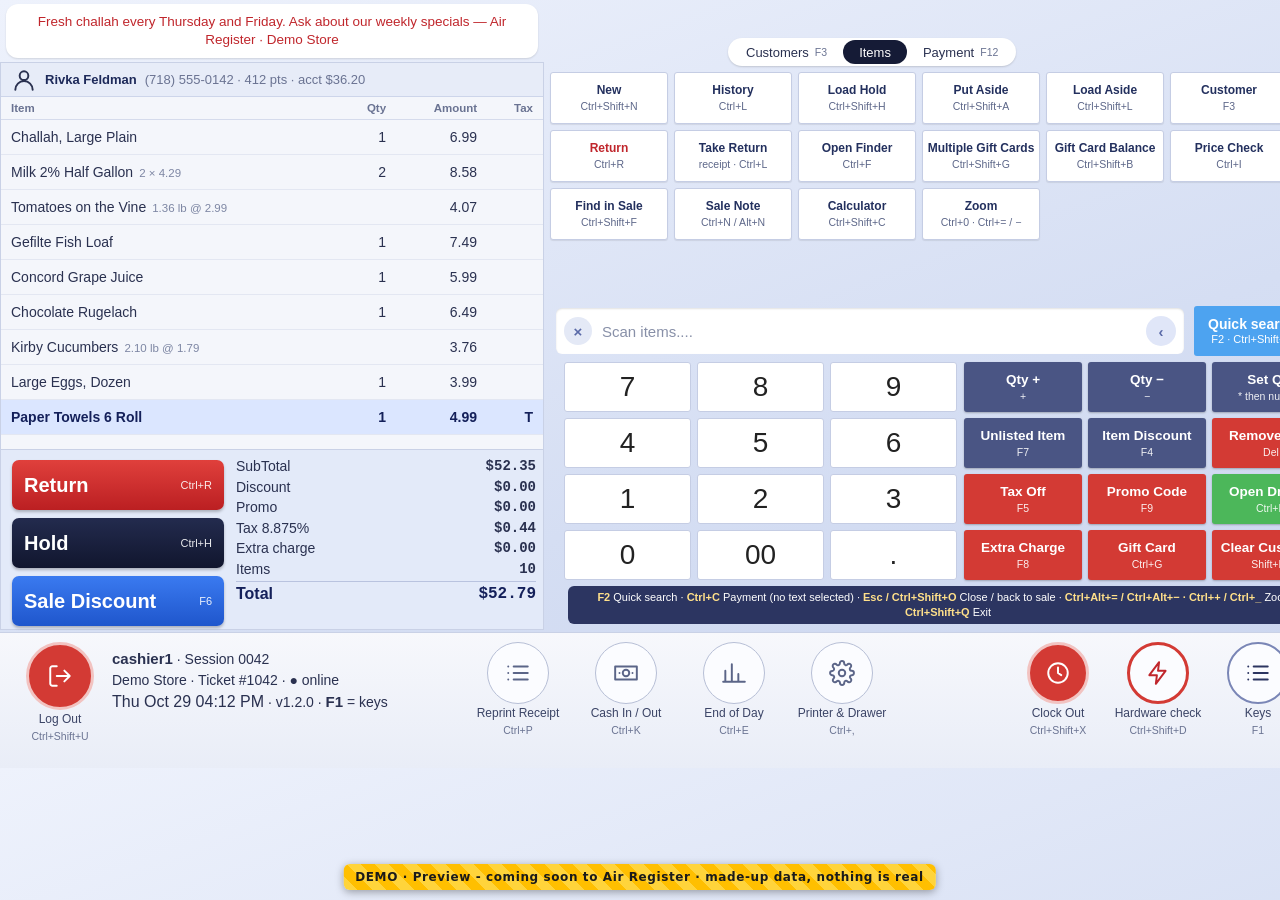
<file: demo/previews/demo-style-33-counter-grid/index.html>
<!doctype html><html><head><meta charset="utf-8"><title>DEMO - Style 33 Counter Grid - Preview</title>
<script src="../common/demo-data.js"></script><script src="../common/demo-ribbon.js"></script>
<style>
*{box-sizing:border-box}
body{margin:0;width:1366px;height:768px;overflow:hidden;background:linear-gradient(160deg,#eef2fc,#d5def3 60%,#c9d4ee);font:13px 'Liberation Sans',Arial,sans-serif;color:#2a3150;position:relative}
body[data-screen=sale] .pay,body[data-screen=pay] .sale,body:not([data-screen=cfd]) .cfd,body[data-screen=cfd] .op{display:none!important}
.a{position:absolute}
svg.i{width:26px;height:26px;stroke:currentColor;fill:none;stroke-width:1.8;stroke-linecap:round;stroke-linejoin:round}
.ban{left:6px;top:4px;width:532px;height:54px;background:#fff;border-radius:12px;color:#c0262c;font-size:13.5px;text-align:center;display:flex;align-items:center;justify-content:center;padding:0 16px;line-height:1.3;box-shadow:0 1px 2px rgba(0,0,0,.12)}
.lp{left:0;top:62px;width:544px;height:388px;background:#f4f6fb;border:1px solid #c9d1e6}
.lp .cu{height:34px;display:flex;align-items:center;gap:8px;padding:0 10px;background:#e7ecf8;border-bottom:1px solid #cdd5ea;font-size:13px;white-space:nowrap}.lp .cu b{color:#1e2a5a}.lp .cu em{font-style:normal;color:#6a7392}
table{width:100%;border-collapse:collapse}th{font-size:11.5px;color:#6a7392;text-align:left;padding:5px 10px;border-bottom:1px solid #d5dbec;font-weight:700}
td{padding:0 10px;height:35px;border-bottom:1px solid #e3e7f2;font-size:14px;white-space:nowrap}td.r,th.r{text-align:right}td small{color:#7d86a3;font-size:11.5px;margin-left:6px}
tr.sel td{background:#dbe6ff;color:#14205a;font-weight:700}
.llo{left:0;top:450px;width:544px;height:180px;background:#e3eaf9;border:1px solid #c9d1e6;border-top:0}
.big{left:12px;width:212px;height:50px;border-radius:7px;color:#fff;font-size:20px;font-weight:700;display:flex;align-items:center;gap:10px;padding:0 12px;border:0;box-shadow:0 2px 3px rgba(0,0,0,.25);font-family:inherit}
.big .k{margin-left:auto;font-size:11px;font-weight:400;opacity:.9}
.big.rd{background:linear-gradient(#e0403c,#bb1f22)}.big.nv{background:linear-gradient(#232b4e,#11162e)}.big.bl{background:linear-gradient(#3a7af0,#1f56cc)}
.sum{left:236px;top:458px;width:300px;font-size:14px;color:#2a3150}.sum div{display:flex;justify-content:space-between;height:20.5px}.sum div b{font-family:'Liberation Mono',monospace}.sum div.t{font-weight:700;font-size:16px;color:#14205a;height:26px;border-top:1px solid #b9c3df;padding-top:3px}
.tabs{left:728px;top:38px;height:28px;background:#fff;border-radius:14px;display:flex;padding:2px;box-shadow:0 1px 2px rgba(0,0,0,.15)}
.tabs .tb{border:0;background:none;font:13px 'Liberation Sans';color:#2a3150;padding:0 16px;border-radius:12px;display:flex;align-items:center;gap:6px;white-space:nowrap}.tabs .tb .k{font-size:10.5px;color:#6a7392}
.tabs .tb.on{background:#151b36;color:#fff}.tabs .tb.on .k{color:#c9d1ee}
.dots{left:1300px;top:40px;width:24px;height:24px;background:radial-gradient(circle,#5a6388 1.6px,transparent 2px) 0 0/8px 8px}
.dg{width:118px;height:52px;background:#fff;border:1px solid #c5cde4;border-radius:3px;display:flex;flex-direction:column;align-items:center;justify-content:center;text-align:center;font:700 12px/1.15 'Liberation Sans';color:#23305e;padding:2px 3px;box-shadow:0 1px 1px rgba(0,0,0,.08)}
.dg .k{font:400 10.5px 'Liberation Sans';color:#5d6789;margin-top:3px}.dg.red{color:#c0262c}
.sr{left:556px;top:308px;width:628px;height:46px;background:#fff;border-radius:6px;display:flex;align-items:center;gap:10px;padding:0 8px;color:#8890a8;font-size:15px;box-shadow:inset 0 1px 2px rgba(0,0,0,.12)}
.sr .x{width:28px;height:28px;border-radius:50%;background:#e4e9f6;color:#5a6aa8;display:grid;place-items:center;font-weight:700}.sr .bk{margin-left:auto;width:30px;height:30px;border-radius:50%;background:#e0e6f8;color:#5a6aa8;display:grid;place-items:center;font-weight:700}
.sku{left:1194px;top:306px;width:116px;height:50px;background:#4da3f0;color:#fff;border-radius:3px;display:flex;flex-direction:column;align-items:center;justify-content:center;font:700 14px/1.2 'Liberation Sans'}.sku small{font-size:11px;font-weight:400}
.kp{width:127px;height:50px;background:#fff;border:1px solid #c5cde4;border-radius:3px;display:grid;place-items:center;font:28px 'Liberation Sans';color:#222}
.tk{width:118px;height:50px;border-radius:3px;color:#fff;display:flex;flex-direction:column;align-items:center;justify-content:center;text-align:center;font:700 13.5px/1.15 'Liberation Sans';border:0;box-shadow:0 1px 2px rgba(0,0,0,.25);padding:0 3px}
.tk .k{font:400 10.5px 'Liberation Sans';opacity:.92;margin-top:2px}
.tk.nv{background:#4a5584}.tk.rd,.tk.red{background:#d33a34}.tk.gn{background:#4cb75a}.tk.em{background:#4a5584}
.nb{left:568px;top:586px;width:760px;height:38px;background:#2c3561;color:#fff;border-radius:6px;font-size:11px;line-height:1.35;display:flex;align-items:center;justify-content:center;text-align:center;padding:0 10px}.nb b{color:#ffe08a;font-weight:700}
.bb{left:0;top:632px;width:1366px;height:136px;background:linear-gradient(#f7f8fc,#e9edf7);border-top:1px solid #c9d1e6}
.rb{width:96px;display:flex;flex-direction:column;align-items:center;gap:3px;background:none;border:0;font:12px/1.15 'Liberation Sans';color:#3b4466;text-align:center;padding:0}
.rb .c{width:62px;height:62px;border-radius:50%;border:1.5px solid #b7bfd6;background:#fbfcff;display:grid;place-items:center;color:#5b6588}
.rb .k{font-size:10.5px;color:#6a7392}
.rb.red .c{background:#d33a34;border:3px solid #f2c3c1;color:#fff}.rb.ring .c{border:3px solid #d33a34;color:#c0262c}.rb.shd .c{border:2px solid #7a86b6;color:#2c3561}
.rb.lo .c{width:68px;height:68px}
.who{left:112px;top:648px;font-size:14px;color:#2a3150;line-height:1.45}.who b{font-size:15px}.who .d{font-size:16px}
.pd{left:0;top:62px;width:544px;height:388px;background:#f4f6fb;border:1px solid #c9d1e6;padding:14px;display:grid;grid-template-columns:1fr 1fr;gap:10px;align-content:start}
.pd div{background:#fff;border:1px solid #cdd5ea;border-radius:8px;padding:8px 12px;height:96px;display:flex;flex-direction:column;justify-content:space-between}.pd small{color:#6a7392;font-size:13px;font-weight:700}.pd b{font:700 36px 'Liberation Sans';text-align:right;color:#14205a}
.pd div.cg{background:#4cb75a;border-color:#4cb75a}.pd div.cg small,.pd div.cg b{color:#fff}
.pk{left:556px;top:76px;width:740px;background:#fff;border:1px solid #c5cde4;border-radius:6px;padding:12px 16px;font-size:14px;line-height:1.7}.pk b{display:inline-block;min-width:54px;font-family:'Liberation Mono';background:#eef2fb;border:1px solid #c5cde4;border-radius:3px;text-align:center;margin-right:8px}
.cfd{position:absolute;inset:0}
</style></head><body>
<div class="op" id="op"></div><div class="cfd" id="cfd"></div>
<script>const m=D.m,C=D.cust,L_=D.lines;
const P=(x,y,w,h)=>`left:${x}px;top:${y}px${w?';width:'+w+'px':''}${h?';height:'+h+'px':''}`;
const kt=k=>`<span class="l">${k.l}</span>${k.k?`<span class="k">${D.kc(k.k)}</span>`:''}`;
const B=(id,cls,st,tpl=kt)=>D.b(id,'a '+cls,tpl).replace('<button','<button style="'+st+'"');
const rows=L_.map((l,i)=>`<tr class="${i==L_.length-1?'sel':''}"><td>${l.n}<small>${l.w?l.w+' @ '+l.p.toFixed(2):l.q>1?l.q+' × '+l.p.toFixed(2):''}</small></td><td class="r">${l.w?'':l.q}</td><td class="r">${l.t.toFixed(2)}</td><td class="r">${l.tx?'T':''}</td></tr>`).join('');
let h=`<div class="a ban">${D.promo}. Ask about our weekly specials — Air Register · ${D.store}</div>`;
const tabs=on=>`<div class="a tabs">${['t-customers','t-items','t-payment'].map(id=>D.b(id,'tb'+(id==on?' on':''))).join('')}</div><div class="a dots"></div>`;
const rb=(id,cls,x,ic)=>B(id,'rb '+cls,P(x,642),k=>`<span class="c">${D.ic(ic)}</span><span class="l">${k.l}</span><span class="k">${D.kc(k.k)}</span>`);
h+=`<div class="a bb"></div>${rb('a-logout','lo',12,'out')}<div class="a who"><b>${D.cashier}</b> · Session ${D.session}<br>${D.store} · Ticket #${D.ticket} · ● online<br><span class="d">Thu Oct 29 04:12 PM</span> · ${D.ver} · <b>F1</b> = keys</div>
${rb('x-reprint','',470,'list')}${rb('r-cash','',578,'cash')}${rb('a-eod','',686,'chart')}${rb('r-settings','',794,'gear')}
${rb('a-clockout','red',1010,'clock')}${rb('r-hw','ring',1110,'bolt')}${rb('r-keys','shd',1210,'list')}`;
const gridIds=['a-new','a-history','a-loadhold','a-putaside','a-loadaside','a-customer','x-return','x-takereturn','x-finder','g-multi','g-balance','l-price','l-find','l-note','l-calc','l-zoom'];
const grid=gridIds.map((id,i)=>B(id,'dg',P(550+(i%6)*124,72+Math.floor(i/6)*58))).join('');
const kp=['7','8','9','4','5','6','1','2','3','0','00','@'].map((d,i)=>`<div class="a kp" style="${P(564+(i%3)*133,362+Math.floor(i/3)*56)}">${d=='@'?'.':d}</div>`).join('');
const nav=['i-plus','i-minus','i-setqty','i-unlisted','i-itemdisc','i-remove'].map((id,i)=>B(id,'tk nv',P(964+(i%3)*124,362+Math.floor(i/3)*56))).join('');
const tend=[['x-taxoff','rd'],['x-promo','rd'],['a-drawer','gn'],['x-extra','rd'],['g-gift','rd'],['x-clearcust','rd']].map(([id,c],i)=>B(id,'tk '+c,P(964+(i%3)*124,474+Math.floor(i/3)*56))).join('');
const sale=`<div class="sale">${tabs('t-items')}
<div class="a lp"><div class="cu">${D.ic('user')}<b>${C.name}</b><em>${C.phone} · ${C.pts} pts · acct ${m(C.acct)}</em></div><table><tr><th>Item</th><th class="r">Qty</th><th class="r">Amount</th><th class="r">Tax</th></tr>${rows}</table></div>
<div class="a llo"></div>${B('a-return','big rd',P(12,460))}${B('a-hold','big nv',P(12,518))}${B('x-discount','big bl',P(12,576))}
<div class="a sum"><div><span>SubTotal</span><b>${m(D.sub)}</b></div><div><span>Discount</span><b>${m(D.disc)}</b></div><div><span>Promo</span><b>$0.00</b></div><div><span>${D.taxRate}</span><b>${m(D.tax)}</b></div><div><span>Extra charge</span><b>$0.00</b></div><div><span>Items</span><b>${D.count}</b></div><div class="t"><span>Total</span><b>${m(D.total)}</b></div></div>
${grid}<div class="a sr"><span class="x">×</span>Scan items....<span class="bk">‹</span></div><div class="a sku" data-qs="1">${D.qs.title}<small>${D.qs.alt} · ${D.qs.k}</small></div>
${kp}${nav}${tend}<div class="a nb">${D.legendHTML(' · ')}</div></div>`;
const pay=`<div class="pay" data-pay="1">${tabs('t-payment')}
<div class="a pd">${D.PAY.nums.map(([k,v],i)=>`<div class="${i==3?'cg':''}"><small>${k}</small><b>${m(v)}</b></div>`).join('')}<div style="grid-column:1/3;height:150px;justify-content:flex-start;gap:6px"><small>Payment lines</small>${D.PAY.lines.map(l=>`<span style="display:flex;justify-content:space-between;font-size:14px"><span>${l[0]}</span><b style="font-size:14px">${l[1]?'$'+l[1]:'—'}</b></span>`).join('')}</div></div>
<div class="a llo"></div><div class="a big rd" style="${P(12,460)}">${D.PAY.back}</div><div class="a big gn" style="${P(12,518)};width:520px;height:108px;background:linear-gradient(#56c464,#3a9f48);font-size:26px;justify-content:center">${D.PAY.ok}</div>
<div class="a pk"><div style="font:700 18px 'Liberation Sans';margin-bottom:6px;color:#14205a">Payment</div>${D.PAY.keys.map(k=>`<div><b>${k[0]}</b>${k[1]}</div>`).join('')}<div style="color:#6a7392">Store credit is listed because a customer is on the sale.</div></div>
<div class="a sr"><span class="x">×</span><span style="color:#14205a;font-weight:700">Cash 60.00</span><span class="bk">‹</span></div><div class="a sku">Amount<small>Enter</small></div>
${kp}${D.PAY.quick.map((q,i)=>`<div class="a tk nv" style="${P(964+(i%3)*124,362+Math.floor(i/3)*56)};font-size:18px">${q}</div>`).join('')}
${D.PAY.lines.map((l,i)=>`<div class="a tk ${l[0]=='Cash'?'gn':'rd'}" style="${P(964+(i%3)*124,474+Math.floor(i/3)*56)}">${l[0]}</div>`).join('')}<div class="a tk em" style="${P(1212,530)}"></div>
<div class="a nb">Ask the customer for their loyalty number before finishing the sale</div></div>`;
op.innerHTML=h+sale+pay;
cfd.innerHTML=`<div class="a ban">${D.promo}</div><div class="a lp" style="height:560px;width:700px"><div class="cu"><b>Your order · ${D.store}</b></div><table><tr><th>Item</th><th class="r">Qty</th><th class="r">Amount</th></tr>${L_.map((l,i)=>`<tr class="${i==L_.length-1?'sel':''}"><td>${l.n}<small>${l.w||''}</small></td><td class="r">${l.w?'':l.q}</td><td class="r">${l.t.toFixed(2)}</td></tr>`).join('')}</table></div>
<div class="a pd" style="left:716px;top:62px;width:636px;height:560px;grid-template-columns:1fr"><div><small>Subtotal</small><b>${m(D.sub)}</b></div><div><small>${D.taxRate}</small><b>${m(D.tax)}</b></div><div class="cg" style="height:150px"><small>TOTAL</small><b style="font-size:64px">${m(D.total)}</b></div><div style="background:#2c3561;color:#fff;font-size:20px;justify-content:center;text-align:center;height:120px">Hello ${C.name.split(' ')[0]}! ${C.pts} points on your card<br><span style="font-size:15px;color:#ffe08a">Points are added after payment</span></div></div>
<div class="a bb" style="display:flex;align-items:center;justify-content:center;font:700 24px 'Liberation Sans';color:#2c3561">Thank you for shopping at ${D.store}</div>`;
D.show();
</script></body></html>
</file>
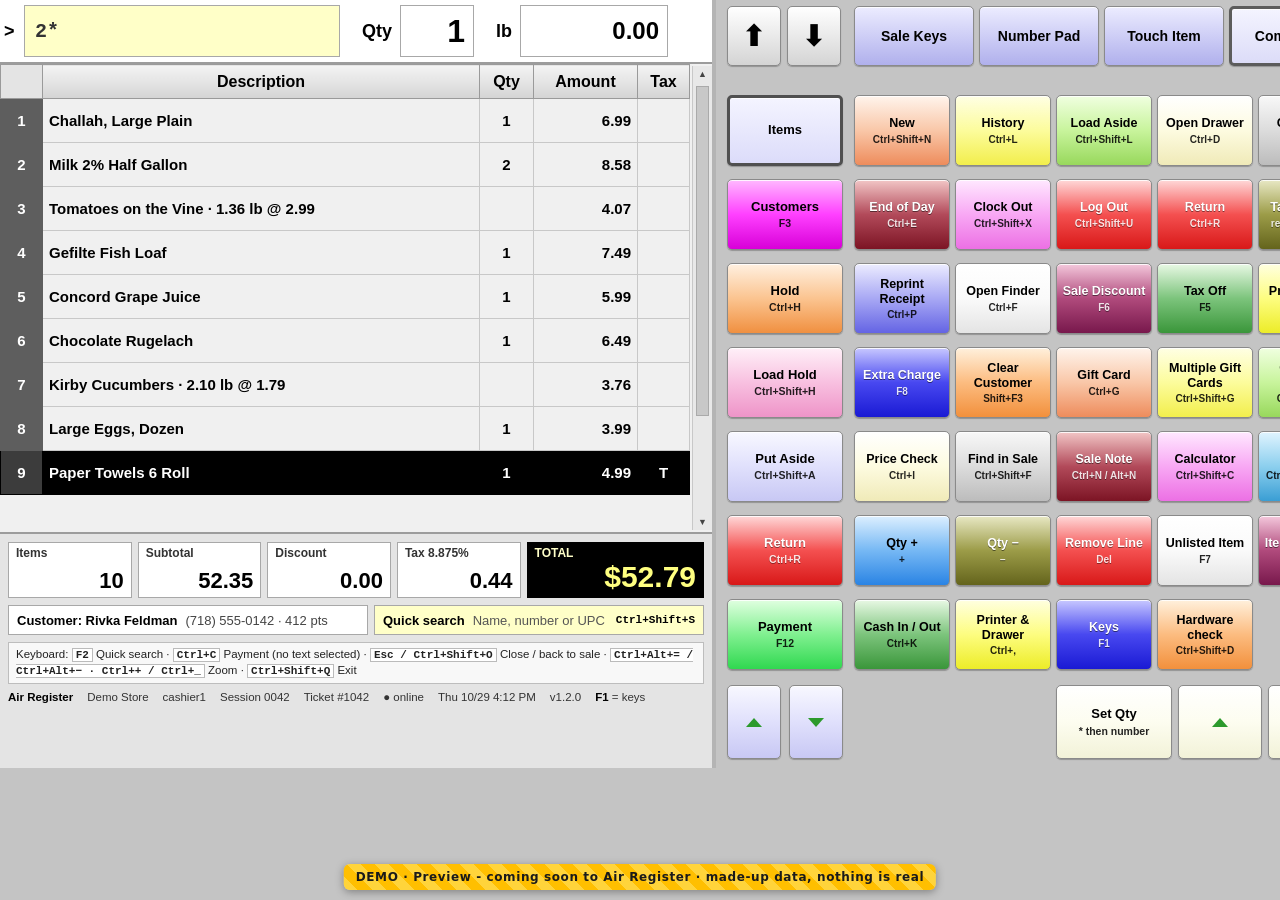
<file: demo/previews/demo-style-35-tabbed-pantry/index.html>
<!doctype html><html><head><meta charset="utf-8"><title>DEMO - Style 35 Tabbed Pantry - Preview</title>
<script src="../common/demo-data.js"></script><script src="../common/demo-ribbon.js"></script>
<style>
*{box-sizing:border-box}
body{margin:0;width:1366px;height:768px;overflow:hidden;background:#c4c4c4;font:13px 'Liberation Sans',Arial,sans-serif;color:#000;position:relative}
body[data-screen=sale] .pay,body[data-screen=pay] .sale,body:not([data-screen=cfd]) .cfd,body[data-screen=cfd] .op{display:none!important}
.L{position:absolute;left:0;top:0;width:716px;height:768px;background:#f0f0f0;border-right:4px solid #b4b4b4}
.pr{height:64px;background:#fff;display:flex;align-items:center;padding:0 8px 0 4px;gap:8px;border-bottom:2px solid #9c9c9c}
.pr .gt{font:700 18px 'Liberation Sans';width:12px}
.pr .in{width:316px;height:52px;background:#ffffc8;border:1px solid #a8a8a8;display:flex;align-items:center;padding:0 10px;font:700 20px 'Liberation Mono',monospace;color:#333}
.pr label{font:700 18px 'Liberation Sans';margin-left:14px}
.pr .bx{height:52px;border:1px solid #a8a8a8;background:#fff;display:flex;align-items:center;justify-content:flex-end;padding:0 8px;font:700 32px 'Liberation Sans'}
table{border-collapse:collapse;width:690px;table-layout:fixed}
th{height:34px;background:linear-gradient(#f4f4f4,#d4d4d4);border:1px solid #9a9a9a;font:700 16px 'Liberation Sans';text-align:center}
td{height:44px;border:1px solid #c8c8c8;font:700 15px 'Liberation Sans';padding:0 6px;white-space:nowrap;overflow:hidden;text-overflow:ellipsis;background:#f0f0f0}
td.no{background:#5e5e5e;color:#fff;text-align:center;border-color:#5e5e5e}
td.r{text-align:right}td.c{text-align:center}
tr.sel td{background:#000;color:#fff;border-color:#000}tr.sel td.no{background:#3c3c3c}
.sb{position:absolute;left:692px;top:66px;width:20px;height:464px;background:#e8e8e8;border-left:1px solid #c8c8c8}
.sb:before,.sb:after{content:'▲';position:absolute;left:5px;top:3px;font-size:9px;color:#444}.sb:after{content:'▼';top:auto;bottom:3px}
.sb i{position:absolute;left:3px;top:20px;width:13px;height:330px;background:#c8c8c8;border:1px solid #aaa}
.lb{position:absolute;left:0;right:0;top:532px;bottom:0;border-top:2px solid #9c9c9c;background:#e4e4e4;padding:8px;display:flex;flex-direction:column;gap:7px}
.tt{display:flex;gap:6px}
.tt div{flex:1;background:#fff;border:1px solid #a8a8a8;height:56px;padding:3px 7px;display:flex;flex-direction:column;justify-content:space-between}
.tt small{font:700 12px 'Liberation Sans';color:#333}.tt b{font:700 22px 'Liberation Sans';text-align:right}
.tt div.T{flex:1.5;background:#000;color:#fff;border-color:#000}.tt div.T small{color:#ffffc8}.tt div.T b{font-size:30px;color:#ffff80}
.cu{display:flex;gap:6px;align-items:center;height:30px}
.cu .c{flex:1;height:30px;background:#fff;border:1px solid #a8a8a8;display:flex;align-items:center;padding:0 8px;font:700 13px 'Liberation Sans';gap:8px;white-space:nowrap}.cu .c em{font-style:normal;font-weight:400;color:#444}
.qs{width:330px;height:30px;background:#ffffc8;border:1px solid #a8a8a8;display:flex;align-items:center;padding:0 8px;gap:8px;font:13px 'Liberation Sans';color:#555;white-space:nowrap}.qs b{color:#000}
.lg{font:11.5px 'Liberation Sans';color:#222;line-height:1.35;background:#f8f8f8;border:1px solid #bdbdbd;padding:4px 7px}.lg b{font-family:'Liberation Mono',monospace;font-size:11px;background:#fff;border:1px solid #bbb;padding:0 3px}
.st{display:flex;gap:14px;font:11.5px 'Liberation Sans';color:#333;white-space:nowrap}.st b{color:#000}
.R{position:absolute;left:720px;top:0;right:0;bottom:0}
.gb{position:absolute;border:1px solid #8a8a8a;border-radius:5px;box-shadow:inset 0 1px 0 rgba(255,255,255,.85),0 1px 1px rgba(0,0,0,.25);display:flex;flex-direction:column;align-items:center;justify-content:center;text-align:center;font:700 13px/1.15 'Liberation Sans';padding:2px 3px;color:#000;overflow:hidden;background:linear-gradient(#ffffff,#ececec 45%,#d4d4d4)}
.gb .k{display:block;font:700 10.5px 'Liberation Sans';margin-top:3px;opacity:.85}
.gb.dk{color:#fff;text-shadow:0 1px 0 rgba(0,0,0,.5)}
.ar{width:54px;height:60px;top:6px;font-size:30px}
.tab{top:6px;width:120px;height:60px;background:linear-gradient(#ececff,#c8c8f4 60%,#b0b0ec);font-size:14px}
.tab.on{border:3px solid #5c5c5c;background:linear-gradient(#f4f4ff,#dcdcf8)}
.dep{left:7px;width:116px;height:71px}
.dep.on{border:3px solid #505050}
.g{width:96px;height:71px;font-size:12.5px}
.g .k{font-size:10px}
.c1{background:linear-gradient(#fff4ec,#f9c7a8 50%,#ee8c5c)}.c2{background:linear-gradient(#f2c6c6,#b24a5a 50%,#7c1424)}.c3{background:linear-gradient(#ececff,#a8a8f4 50%,#6464e4)}
.c4{background:linear-gradient(#c8c8ff,#4848f0 50%,#1a1ad4)}.c5{background:linear-gradient(#ffffff,#fdfbe0 50%,#f0eab8)}.c6{background:linear-gradient(#dcefff,#76b8f4 50%,#2a84e4)}
.c7{background:linear-gradient(#e8f8e4,#7cc47c 50%,#3a963a)}.c8{background:linear-gradient(#ffffe4,#fcfc9c 50%,#f2ee4c)}.c9{background:linear-gradient(#ffe8ff,#f8a8f4 50%,#ec70e4)}
.c10{background:linear-gradient(#ffffff,#fafafa 50%,#e4e4e4)}.c11{background:linear-gradient(#fff0dc,#fcbc80 50%,#f2903c)}.c12{background:linear-gradient(#f8f8f8,#dcdcdc 50%,#bcbcbc)}
.c13{background:linear-gradient(#e8e8c4,#9c9c48 50%,#64641c)}.c14{background:linear-gradient(#ffffe0,#fdfd80 50%,#ecec28)}.c15{background:linear-gradient(#f0ffe0,#c8f49c 50%,#98d85c)}
.c16{background:linear-gradient(#e0f4ff,#8ccfee 50%,#3a9ed4)}.c17{background:linear-gradient(#f4c8dc,#b04a7c 50%,#78184c)}
.d1{background:linear-gradient(#f4f4ff,#dcdcfa)}.d2{background:linear-gradient(#ffb8ff,#ff40ff 50%,#d800d8)}.d3{background:linear-gradient(#fff0e0,#fbc490 50%,#f09040)}
.d4{background:linear-gradient(#fff0f8,#f8c0e0 50%,#ee94c8)}.d5{background:linear-gradient(#f8f8ff,#e0e0fc 50%,#c8c8f4)}.d6{background:linear-gradient(#ffd8d8,#f45050 50%,#d81818)}
.d7{background:linear-gradient(#e0ffe0,#80f090 50%,#30d850)}
.red{background:linear-gradient(#ffd8d8,#f45050 50%,#d81818)!important;color:#fff;text-shadow:0 1px 0 rgba(0,0,0,.45)}
.bt{top:685px;height:74px}
.bt.cr{background:linear-gradient(#ffffff,#fdfdf0 50%,#f2f2d8)}
.tri{width:0;height:0;border-left:8px solid transparent;border-right:8px solid transparent;border-bottom:9px solid #2c9a2c}.tri.dn{border-bottom:0;border-top:9px solid #2c9a2c}
.pnum{position:absolute;left:850px;top:95px;width:506px;display:grid;grid-template-columns:1fr 1fr;gap:8px}
.pnum div{background:#fff;border:1px solid #8a8a8a;height:76px;padding:4px 10px;display:flex;flex-direction:column;justify-content:space-between}
.pnum small{font:700 15px 'Liberation Sans'}.pnum b{font:700 34px 'Liberation Sans';text-align:right}
.pnum div.chg{background:#000;color:#ffff80;border-color:#000}.pnum div.chg small{color:#ffffc8}
.pk{position:absolute;left:850px;top:430px;width:506px;font:12px 'Liberation Sans';background:#f4f4f4;border:1px solid #9a9a9a;padding:5px 8px;line-height:1.5}.pk b{font-family:'Liberation Mono';background:#fff;border:1px solid #bbb;padding:0 3px}
.cfd{position:absolute;inset:0;background:#c4c4c4}
.cfd .L{width:760px}
.cbig{position:absolute;left:776px;top:16px;right:16px;display:flex;flex-direction:column;gap:10px}
.cbig .bx{background:#fff;border:1px solid #8a8a8a;padding:8px 14px;display:flex;justify-content:space-between;align-items:center;font:700 22px 'Liberation Sans'}
.cbig .bx.T{background:#000;color:#ffff80;font-size:30px;height:110px}.cbig .bx.T b{font-size:60px}
.cbig .msg{height:130px;flex-direction:column;border-radius:5px;display:flex;align-items:center;justify-content:center;text-align:center;font:700 24px/1.3 'Liberation Sans';border:1px solid #8a8a8a}
</style></head><body>
<div class="L op" id="L"></div><div class="R op" id="R"></div><div class="cfd" id="cfd"></div>
<script>const m=D.m, C=D.cust, L_=D.lines;
const rows=(n=9,cols=true)=>L_.slice(0,n).map((l,i)=>`<tr class="${i==L_.length-1?'sel':''}"><td class="no">${i+1}</td><td>${l.n}${l.w?' · '+l.w+' @ '+l.p.toFixed(2):''}</td><td class="c">${l.w?'':l.q}</td><td class="r">${l.t.toFixed(2)}</td><td class="c">${l.tx?'T':''}</td></tr>`).join('');
const list=`<table><colgroup><col style="width:42px"><col><col style="width:54px"><col style="width:104px"><col style="width:52px"></colgroup>
<tr><th style="background:#e4e4e4"></th><th>Description</th><th>Qty</th><th>Amount</th><th>Tax</th></tr>${rows()}</table><div class="sb"><i></i></div>`;
const tots=`<div class="tt"><div><small>Items</small><b>${D.count}</b></div><div><small>Subtotal</small><b>${D.sub.toFixed(2)}</b></div><div><small>Discount</small><b>${D.disc.toFixed(2)}</b></div><div><small>${D.taxRate}</small><b>${D.tax.toFixed(2)}</b></div><div class="T"><small>TOTAL</small><b>${m(D.total)}</b></div></div>`;
const status=`<div class="st"><b>Air Register</b><span>${D.store}</span><span>${D.cashier}</span><span>Session ${D.session}</span><span>Ticket #${D.ticket}</span><span>● online</span><span>Thu 10/29 4:12 PM</span><span>${D.ver}</span><span><b>F1</b> = keys</span></div>`;
L.innerHTML=`<div class="pr"><span class="gt">&gt;</span><div class="in sale">2*</div><div class="in pay" style="color:#000">60.00</div><label>Qty</label><div class="bx" style="width:74px">1</div><label>lb</label><div class="bx" style="width:148px;font-size:24px">0.00</div></div>
${list}<div class="lb">${tots}
<div class="cu"><div class="c">Customer: ${C.name} <em>${C.phone} · ${C.pts} pts</em></div><div class="qs" data-qs="1"><b>${D.qs.title}</b> ${D.qs.ph} <b style="margin-left:auto;font-family:'Liberation Mono';font-size:11px">${D.qs.k}</b></div></div>
<div class="lg">Keyboard: ${D.legendHTML(' · ')}</div>${status}</div>`;
const pos=(x,y)=>`left:${x}px;top:${y}px`;
const kt=k=>`<span class="l">${k.l}</span>${k.k?`<span class="k">${D.kc(k.k)}</span>`:''}`;
const gbtn=(id,cls,st)=>D.b(id,'gb '+cls,kt).replace('<button','<button style="'+st+'"');
const DK=['c2','c4','c13','c17'];
let R1=`<div class="gb ar" style="${pos(7,6)};font-family:DejaVu Sans;font-weight:900">&#x2B06;</div><div class="gb ar" style="${pos(67,6)};font-family:DejaVu Sans;font-weight:900">&#x2B07;</div>`;
const tabs=on=>['Sale Keys','Number Pad','Touch Item','Command'].map((t,i)=>`<div class="gb tab ${t==on?'on':''}" style="left:${134+i*125}px">${t}</div>`).join('');
const depIds=['t-items','t-customers','a-hold','a-loadhold','a-putaside','a-return','t-payment'];
const dep=depIds.map((id,i)=>gbtn(id,'dep d'+(i+1)+(i==0?' on':''),pos(7,95+i*84))).join('');
const used=new Set([...depIds,'i-setqty']);
const gIds=D.KEYS.map(k=>k.id).filter(i=>!used.has(i));
const pal=['c1','c2','c3','c4','c5','c6','c7','c8','c9','c10','c11','c12','c13','c14','c15','c16','c17'];
const grid=gIds.map((id,i)=>{const c=pal[(i*7)%pal.length];return gbtn(id,'g '+c+(DK.includes(c)?' dk':''),pos(134+(i%5)*101,95+Math.floor(i/5)*84))}).join('');
const bottom=`<div class="gb bt d5" style="${pos(7,685)};width:54px"><i class="tri"></i></div><div class="gb bt d5" style="${pos(69,685)};width:54px"><i class="tri dn"></i></div>
${gbtn('i-setqty','bt cr',pos(336,685)+';width:116px')}<div class="gb bt cr" style="${pos(458,685)};width:84px"><i class="tri"></i></div><div class="gb bt cr" style="${pos(548,685)};width:94px"><i class="tri dn"></i></div>`;
const sale=`<div class="sale">${tabs('Command')}${dep}${grid}${bottom}</div>`;
const pl=D.PAY.lines.map((l,i)=>`<div class="gb dep d${[1,7,3,4,5][i]}${i==1?' on':''}" style="${pos(7,95+i*84)}"><span>${l[0]}</span><span class="k">${l[1]||'—'}</span></div>`).join('');
const pn=`<div class="pnum" style="left:134px;top:95px">${D.PAY.nums.map(([k,v],i)=>`<div class="${i==3?'chg':''}"><small>${k}</small><b>${m(v)}</b></div>`).join('')}</div>`;
const qc=D.PAY.quick.map((q,i)=>`<div class="gb g ${['c10','c8','c15','c6','c11','c7'][i]}" style="${pos(134+(i%3)*101,275+Math.floor(i/3)*84)}">${q}</div>`).join('');
const np=['7','8','9','4','5','6','1','2','3','0','00','.'].map((d,i)=>`<div class="gb g c5" style="${pos(445+(i%3)*68,275+Math.floor(i/3)*64)};width:62px;height:58px;font-size:22px">${d}</div>`).join('');
const pk=`<div class="pk" style="left:134px;top:449px;width:300px">${D.PAY.keys.map(k=>`<b>${k[0]}</b> ${k[1]}`).join('<br>')}</div>`;
const pb=`<div class="gb bt c12" style="${pos(134,685)};width:200px;font-size:16px">${D.PAY.back}</div><div class="gb bt c7" style="${pos(342,685)};width:300px;font-size:20px">${D.PAY.ok}</div>
<div style="position:absolute;left:134px;top:540px;width:506px;height:130px;background:#f4f4f4;border:1px solid #9a9a9a;padding:8px;font:700 14px 'Liberation Sans'"><div style="font-size:20px;margin-bottom:6px">Payment</div>Cash 60.00 covers the $52.79 due. Store credit is listed because a customer is on the sale.<br>Change due <span style="font-size:22px">$7.21</span> · drawer opens on finish</div>`;
const pay=`<div class="pay" data-pay="1">${tabs('Number Pad')}${pl}${pn}${qc}${np}${pk}${pb}</div>`;
R.innerHTML=R1+sale+pay;
cfd.innerHTML=`<div class="L"><div class="pr"><span class="gt"></span><span style="font:700 22px 'Liberation Sans'">Your order · ${D.store}</span></div><table style="width:756px"><colgroup><col style="width:42px"><col><col style="width:60px"><col style="width:120px"></colgroup><tr><th style="background:#e4e4e4"></th><th>Description</th><th>Qty</th><th>Amount</th></tr>${L_.map((l,i)=>`<tr class="${i==L_.length-1?'sel':''}"><td class="no">${i+1}</td><td>${l.n}${l.w?' · '+l.w:''}</td><td class="c">${l.w?'':l.q}</td><td class="r">${l.t.toFixed(2)}</td></tr>`).join('')}</table></div>
<div class="cbig"><div class="bx"><span>Items</span><b>${D.count}</b></div><div class="bx"><span>Subtotal</span><b>${m(D.sub)}</b></div><div class="bx"><span>${D.taxRate}</span><b>${m(D.tax)}</b></div><div class="bx T"><span>TOTAL</span><b>${m(D.total)}</b></div>
<div class="msg c8">Hello ${C.name.split(' ')[0]}!<br><span style="font-size:18px">${C.pts} points on your card</span></div><div class="msg c7" style="color:#fff">${D.promo}</div><div style="text-align:center;font:700 15px 'Liberation Sans'">Thank you for shopping at ${D.store}</div></div>`;
D.show();
</script></body></html>
</file>
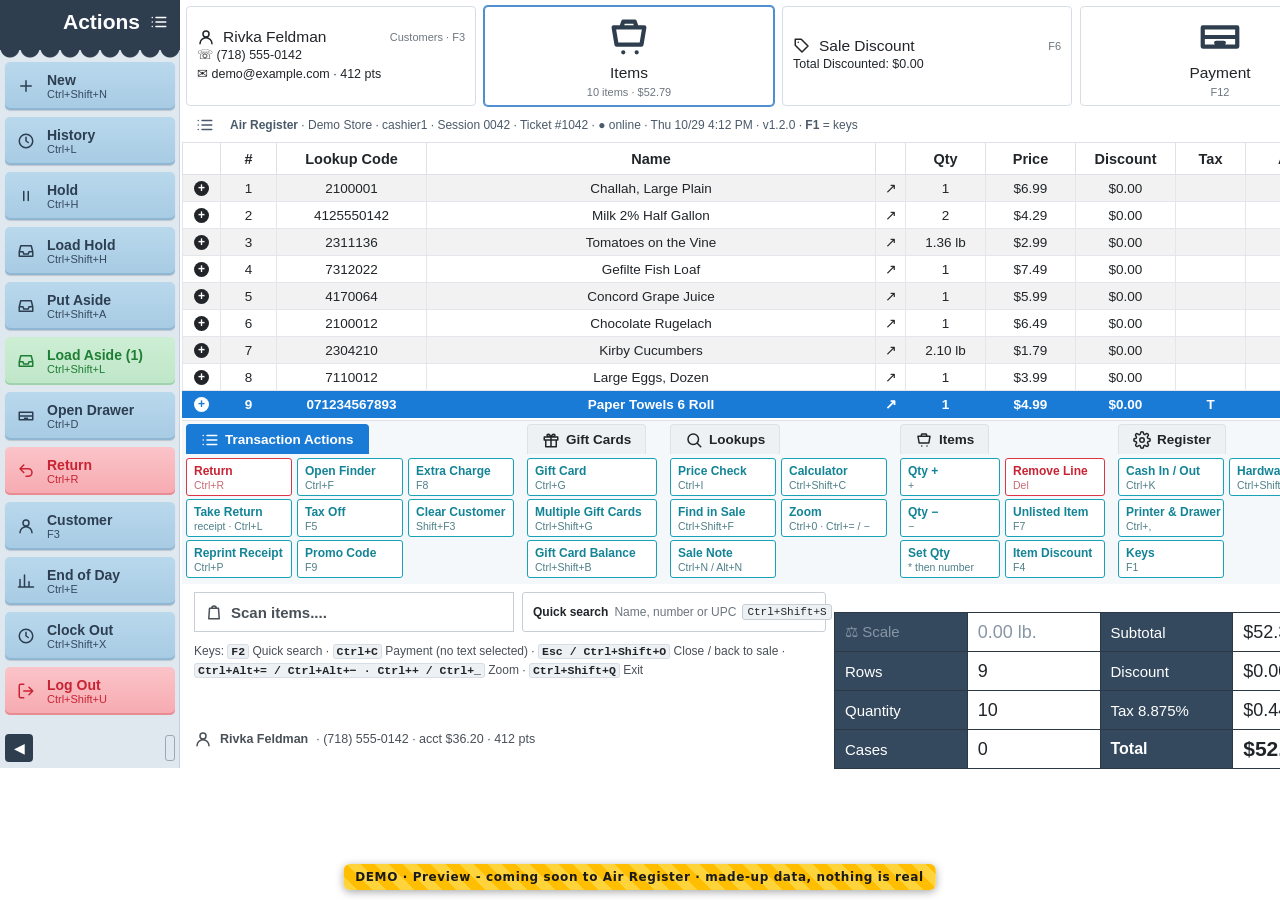
<file: demo/previews/demo-style-36-rail-cards/index.html>
<!doctype html><html><head><meta charset="utf-8"><title>DEMO - Style 36 Rail &amp; Cards - Preview</title>
<script src="../common/demo-data.js"></script><script src="../common/demo-ribbon.js"></script>
<style>
*{box-sizing:border-box}
body{margin:0;width:1366px;height:768px;overflow:hidden;background:#fff;font:13px 'Liberation Sans',Arial,sans-serif;color:#212529;position:relative}
body[data-screen=sale] .pay,body[data-screen=pay] .sale,body:not([data-screen=cfd]) .cfd,body[data-screen=cfd] .op{display:none!important}
.a{position:absolute}
svg.i{width:18px;height:18px;stroke:currentColor;fill:none;stroke-width:2;stroke-linecap:round;stroke-linejoin:round;flex:none}
.rail{left:0;top:0;width:180px;height:768px;background:#dfe7ef;border-right:1px solid #c5d0dc}
.rh{left:0;top:0;width:180px;height:50px;background:#2f3e4f;color:#fff;font:700 21px 'Liberation Sans';display:flex;align-items:center;justify-content:flex-end;gap:10px;padding:0 12px 6px}
.rh:after{content:'';position:absolute;left:0;right:0;bottom:-8px;height:10px;background:radial-gradient(circle at 10px 0,#2f3e4f 9px,transparent 10px) 0 0/20px 10px repeat-x}
.rb{left:5px;width:170px;height:48px;border:0;border-radius:5px;background:linear-gradient(#b9d8ec,#a7cbe4);box-shadow:inset 0 -2px 0 #8fb6d3,0 1px 1px rgba(0,0,0,.15);display:flex;align-items:center;gap:9px;padding:0 9px;text-align:left;color:#2c3e50;font-family:inherit}
.rb .l{font:700 14px 'Liberation Sans';display:block}.rb .k{font-size:11px;display:block;color:#34495e}
.rb .ic{width:24px;height:24px;border-radius:50%;display:grid;place-items:center;color:#2c3e50}
.rb.gr{background:linear-gradient(#cdeed4,#bfe6c8);box-shadow:inset 0 -2px 0 #9fd3ab;color:#1e7e34}.rb.gr .l,.rb.gr .k,.rb.gr .ic{color:#1e7e34}
.rb.red{background:linear-gradient(#fbc4c8,#f6aab0);box-shadow:inset 0 -2px 0 #e88b93}.rb.red .l,.rb.red .k,.rb.red .ic{color:#c82333}
.rft{left:5px;top:732px;width:170px;height:32px;display:flex;justify-content:space-between;align-items:center}.rft span{width:28px;height:28px;background:#2f3e4f;color:#fff;border-radius:4px;display:grid;place-items:center;font-size:14px}.rft i{width:10px;height:26px;border:1px solid #9aa9b8;border-radius:3px}
.cd{top:6px;width:290px;height:100px;border:1px solid #d6dde4;border-radius:4px;background:#fff;padding:8px 10px;text-align:left;font-family:inherit;color:#212529;display:block}
.cd.on{border-color:#4f8fcf;box-shadow:0 0 0 1px #4f8fcf}
.cd .t{display:flex;gap:8px;align-items:center;font-size:15.5px}.cd .t .k{font-size:11px;color:#6c757d;margin-left:auto}
.cd .s{font-size:12.5px;margin-top:6px;line-height:1.55}
.cd.ctr{display:flex;flex-direction:column;align-items:center;justify-content:center;gap:4px;font-size:15.5px}.cd.ctr svg.i{width:46px;height:46px;stroke:#2f3e4f;stroke-width:2.2}.cd.ctr .k{font-size:11px;color:#6c757d}
.tb{left:182px;top:108px;width:1184px;height:34px;display:flex;align-items:center;gap:16px;padding:0 14px;color:#4b5a6a;font-size:12px;white-space:nowrap}.tb .sp{flex:1}
table{border-collapse:collapse;width:1184px;table-layout:fixed}
th{height:32px;border:1px solid #dee2e6;font:700 14.5px 'Liberation Sans';white-space:nowrap;overflow:hidden}
td{height:27px;border:1px solid #e3e7eb;text-align:center;font-size:13.5px;white-space:nowrap;overflow:hidden;text-overflow:ellipsis;padding:0 6px}
td.n{text-align:left}tr:nth-child(even) td{background:#f2f2f2}
tr.sel td{background:#1a7bd6!important;color:#fff;font-weight:700;border-color:#1a7bd6}
.pl{display:inline-grid;place-items:center;width:15px;height:15px;border-radius:50%;background:#212529;color:#fff;font:700 12px/1 'Liberation Sans'}
tr.sel .pl{background:#fff;color:#1a7bd6}
.sa{left:182px;top:420px;width:1184px;height:164px;background:#f5f8fb;border-top:1px solid #dee2e6}
.grp{position:absolute;top:0}
.gt{height:30px;display:inline-flex;align-items:center;gap:6px;padding:0 14px;border:1px solid #dee2e6;border-bottom:0;border-radius:4px 4px 0 0;background:#eef1f4;font:700 13.5px 'Liberation Sans';color:#212529;white-space:nowrap}
.grp.f .gt{background:#1a7bd6;color:#fff;border-color:#1a7bd6}
.gb{position:absolute;height:38px;border:1px solid #17a2b8;border-radius:3px;background:#fff;color:#138496;display:flex;flex-direction:column;align-items:flex-start;justify-content:center;gap:1px;padding:0 7px;font-family:inherit;white-space:nowrap;text-align:left}
.gb .l{font-size:12px;font-weight:700}.gb .k{font-size:10.5px;color:#4d7f88}
.gb.red{border-color:#dc3545;color:#c82333}.gb.red .k{color:#c86a73}
.pbox{left:182px;top:464px;width:1180px;height:114px;border:1px solid #dee2e6;background:#fff}
.scan{left:194px;top:592px;width:320px;height:40px;border:1px solid #c7ced6;display:flex;align-items:center;padding:0 10px;font:700 15px 'Liberation Sans';color:#495057;gap:8px}
.qs{left:522px;top:592px;width:304px;font-size:12px!important;gap:6px!important;height:40px;border:1px solid #c7ced6;border-radius:3px;display:flex;align-items:center;gap:8px;padding:0 10px;color:#6c757d;font-size:13px;white-space:nowrap}.qs b{color:#212529}.qs kbd{margin-left:auto;font:11px 'Liberation Mono';background:#eef1f4;border:1px solid #c7ced6;border-radius:3px;padding:1px 4px;color:#212529}
.lg{left:194px;top:642px;width:630px;font-size:12px;color:#495057;line-height:1.6}.lg b{font:700 11.5px 'Liberation Mono';background:#eef1f4;border:1px solid #d6dde4;border-radius:3px;padding:0 3px;color:#212529}
.cu{left:194px;top:730px;width:630px;font-size:12.5px;color:#495057;display:flex;gap:8px;align-items:center;white-space:nowrap}
.tt{left:834px;top:612px;border-collapse:collapse;width:532px}
.tt td{height:39px;border:1px solid #2b3846;text-align:left;font-size:15px;padding:0 10px}
.tt td.h{background:#34495e;color:#fff}.tt td.v{background:#fff;font-size:18px}.tt td.g{color:#8796a5}
.tt td.b{font-weight:700;font-size:16px}.tt td.vb{font-weight:700;font-size:21px}
.ph{left:182px;top:110px;width:1184px;height:40px;background:#e8f1fa;border-bottom:1px solid #c8daea;display:flex;align-items:center;gap:10px;padding:0 12px;font-size:20px;color:#1a5d96}
.ph .sp{flex:1}.btn{height:28px;border-radius:3px;display:inline-flex;align-items:center;padding:0 12px;font-size:13.5px;border:1px solid}
.ptab{left:192px;top:162px;border-collapse:collapse;width:240px}.ptab td,.ptab th{border:1px solid #dee2e6;height:34px;text-align:left;padding:0 10px;font-size:14px}.ptab th{background:#f8f9fa}.ptab tr.sel td{background:#1a7bd6;color:#fff;font-weight:700}
.dbox{left:192px;top:380px;width:240px;border:2px solid #34495e;border-radius:6px;padding:6px 10px;font-size:14px}.dbox div{display:flex;justify-content:space-between;height:28px;align-items:center}.dbox b{font-size:15px}
.pr{left:450px;top:162px;width:906px;height:440px;background:#f5f8fb;border:1px solid #dee2e6;border-radius:4px;padding:14px 20px}
.bill{display:inline-flex;flex-direction:column;align-items:center;justify-content:center;width:132px;height:66px;margin:0 10px 10px 0;border-radius:4px;border:2px solid #4c8a4c;background:linear-gradient(#e2f2df,#c4e3bf);color:#235a23;font:700 20px 'Liberation Sans'}
.cfd{position:absolute;inset:0}
</style></head><body>
<div class="op" id="op"></div><div class="cfd" id="cfd"></div>
<script>const m=D.m,C=D.cust,L_=D.lines;
const P=(x,y,w,h)=>`left:${x}px;top:${y}px${w?';width:'+w+'px':''}${h?';height:'+h+'px':''}`;
const B=(id,cls,st,tpl)=>D.b(id,'a '+cls,tpl).replace('<button','<button style="'+st+'"');
const railIds=D.group('Actions');
const rail=`<div class="a rail"></div><div class="a rh">Actions ${D.ic('list')}</div>`+railIds.map((id,i)=>B(id,'rb'+(id=='a-loadaside'?' gr':''),P(5,62+i*55),k=>`<span class="ic">${D.ic(k.ic)}</span><span><span class="l">${k.l}${id=='a-loadaside'?' (1)':''}</span><span class="k">${D.kc(k.k)}</span></span>`)).join('')+`<div class="a rft"><span>◀</span><i></i></div>`;
const cards=on=>B('t-customers','cd',P(186,6),k=>`<span class="t">${D.ic('user')}<b style="font-weight:400">${C.name}</b><span class="k">${k.l} · ${D.kc(k.k)}</span></span><span class="s">☏ ${C.phone}<br>✉ demo@example.com · ${C.pts} pts</span>`)
 +B('t-items','cd ctr'+(on=='items'?' on':''),P(484,6),k=>`${D.ic('cart')}<span>${k.l}</span><span class="k">${D.count} items · ${m(D.total)}</span>`)
 +B('x-discount','cd',P(782,6),k=>`<span class="t">${D.ic('tag')}<span class="l">${k.l}</span><span class="k">${D.kc(k.k)}</span></span><span class="s" style="margin-top:30px">Total Discounted: $0.00</span>`)
 +B('t-payment','cd ctr'+(on=='pay'?' on':''),P(1080,6,280),k=>`${D.ic('drawer')}<span class="l">${k.l}</span><span class="k">${on=='pay'?'Amount: $52.79 · Balance: $0.00':D.kc(k.k)}</span>`);
const tb=`<div class="a tb">${D.ic('list')}<span><b>Air Register</b> · ${D.store} · ${D.cashier} · Session ${D.session} · Ticket #${D.ticket} · ● online · Thu 10/29 4:12 PM · ${D.ver} · <b>F1</b> = keys</span><span class="sp"></span>${D.ic('search')}</div>`;
const codes=['2100001','4125550142','2311136','7312022','4170064','2100012','2304210','7110012','071234567893'];
const grid=`<div class="a" style="${P(182,142)}"><table><colgroup><col style="width:38px"><col style="width:56px"><col style="width:150px"><col><col style="width:30px"><col style="width:80px"><col style="width:90px"><col style="width:100px"><col style="width:70px"><col style="width:120px"></colgroup>
<tr><th></th><th>#</th><th>Lookup Code</th><th>Name</th><th></th><th>Qty</th><th>Price</th><th>Discount</th><th>Tax</th><th>Amount</th></tr>
${L_.map((l,i)=>`<tr class="${i==L_.length-1?'sel':''}"><td><span class="pl">+</span></td><td>${i+1}</td><td>${codes[i]}</td><td>${l.n}</td><td>↗</td><td>${l.w||l.q}</td><td>${m(l.p)}</td><td>$0.00</td><td>${l.tx?'T':''}</td><td>${m(l.t)}</td></tr>`).join('')}</table></div>`;
const groups=[['Transaction Actions',D.group('Transaction Actions').filter(i=>i!='x-discount'),3,'list'],['Gift Cards',D.group('Gift Cards'),1,'gift'],['Lookups',D.group('Lookups'),2,'search'],['Items',D.group('Items'),2,'cart'],['Register',D.group('Register'),2,'gear']];
let x=186, sa=`<div class="a sa"></div>`;
const BW={'Transaction Actions':106,'Gift Cards':130,'Lookups':106,'Items':100,'Register':106};
groups.forEach(([g,ids,cols,ic],gi)=>{const w=BW[g];sa+=`<div class="a grp${gi==0?' f':''}" style="${P(x,424)}"><span class="gt">${D.ic(ic)}${g}</span></div>`;
 ids.forEach((id,i)=>{const c=Math.floor(i/3),r=i%3;sa+=B(id,'gb',P(x+c*(w+5),458+r*41,w))});x+=cols*(w+5)+8;});
const sale=`<div class="sale">${cards('items')}${tb}${grid}${sa}
<div class="a scan">${D.ic('bag')}Scan items....</div><div class="a qs" data-qs="1"><b>${D.qs.title}</b>${D.qs.ph}<kbd>${D.qs.k}</kbd></div>
<div class="a lg">Keys: ${D.legendHTML(' · ')}</div>
<div class="a cu">${D.ic('user')}<b>${C.name}</b> · ${C.phone} · acct ${m(C.acct)} · ${C.pts} pts</div>
<table class="a tt"><tr><td class="h g">⚖ Scale</td><td class="v g">0.00 lb.</td><td class="h">Subtotal</td><td class="v">${m(D.sub)}</td></tr><tr><td class="h">Rows</td><td class="v">${L_.length}</td><td class="h">Discount</td><td class="v">${m(D.disc)}</td></tr>
<tr><td class="h">Quantity</td><td class="v">${D.count}</td><td class="h">${D.taxRate}</td><td class="v">${m(D.tax)}</td></tr><tr><td class="h">Cases</td><td class="v">0</td><td class="h b">Total</td><td class="v vb">${m(D.total)}</td></tr></table></div>`;
const pay=`<div class="pay" data-pay="1">${cards('pay')}<div class="a ph">${D.ic('cash')} Payment<span class="sp"></span><span class="btn" style="border-color:#c69500;background:#ffc107;color:#212529">${D.PAY.back}</span><span class="btn" style="border-color:#1e7e34;background:#28a745;color:#fff;font-weight:700">${D.PAY.ok}</span></div>
<table class="a ptab"><tr><th>Tender</th><th>Amount</th></tr>${D.PAY.lines.map(l=>`<tr class="${l[0]=='Cash'?'sel':''}"><td>${l[0]}</td><td>${l[1]?'$'+l[1]:'$0.00'}</td></tr>`).join('')}</table>
<div class="a dbox">${D.PAY.nums.map(([k,v])=>`<div><span>${k}:</span><b style="${k=='Change'?'color:#1e7e34;font-size:18px':''}">${m(v)}</b></div>`).join('')}</div>
<div class="a pr"><div style="font-size:22px;color:#1a5d96;text-align:center;margin-bottom:14px">Cash · count the bills</div>
<div style="text-align:center">${D.PAY.quick.map(q=>`<span class="bill">${q}</span>`).join('')}</div>
<div style="margin:20px auto 0;width:520px;border:1px solid #dee2e6;background:#fff;border-radius:4px;padding:10px 16px;font-size:14px;line-height:1.8">${D.PAY.keys.map(k=>`<b style="font-family:'Liberation Mono';background:#eef1f4;border:1px solid #d6dde4;padding:0 5px">${k[0]}</b> ${k[1]}`).join('<br>')}<br><span style="color:#6c757d">Store credit is listed because a customer is on the sale.</span></div>
<div style="margin:20px auto 0;width:520px;height:60px;border-radius:4px;background:#28a745;color:#fff;display:flex;align-items:center;justify-content:center;font:700 22px 'Liberation Sans'">Change due ${m(D.change)}</div></div></div>`;
op.innerHTML=rail+sale+pay;
cfd.innerHTML=`<div class="a rh" style="width:1366px;justify-content:flex-start;padding-left:24px">Your order · ${D.store}</div><div class="a" style="${P(20,70)}"><table style="width:820px"><colgroup><col style="width:60px"><col><col style="width:110px"><col style="width:150px"></colgroup><tr><th>#</th><th>Name</th><th>Qty</th><th>Amount</th></tr>${L_.map((l,i)=>`<tr class="${i==L_.length-1?'sel':''}" style="height:44px"><td>${i+1}</td><td class="n" style="font-size:16px">${l.n}</td><td>${l.w||l.q}</td><td style="font-size:16px">${m(l.t)}</td></tr>`).join('')}</table></div>
<table class="a tt" style="left:860px;top:70px;width:486px"><tr><td class="h">Subtotal</td><td class="v">${m(D.sub)}</td></tr><tr><td class="h">Discount</td><td class="v">${m(D.disc)}</td></tr><tr><td class="h">${D.taxRate}</td><td class="v">${m(D.tax)}</td></tr><tr><td class="h b" style="height:90px;font-size:24px">Total</td><td class="v vb" style="font-size:48px">${m(D.total)}</td></tr></table>
<div class="a cd" style="${P(860,360,486,130)}"><span class="t" style="font-size:24px">${D.ic("user")}<b>Hello ${C.name.split(" ")[0]}!</b></span><span class="s" style="font-size:18px;display:block;margin-top:12px">${C.pts} points on your card · points are added after payment</span></div>
<div class="a" style="${P(860,510,486,110)};background:#e8f1fa;border:1px solid #c8daea;border-radius:4px;display:flex;align-items:center;justify-content:center;font:700 20px 'Liberation Sans';color:#1a5d96;text-align:center">${D.promo}</div>`;
D.show();
</script></body></html>
</file>
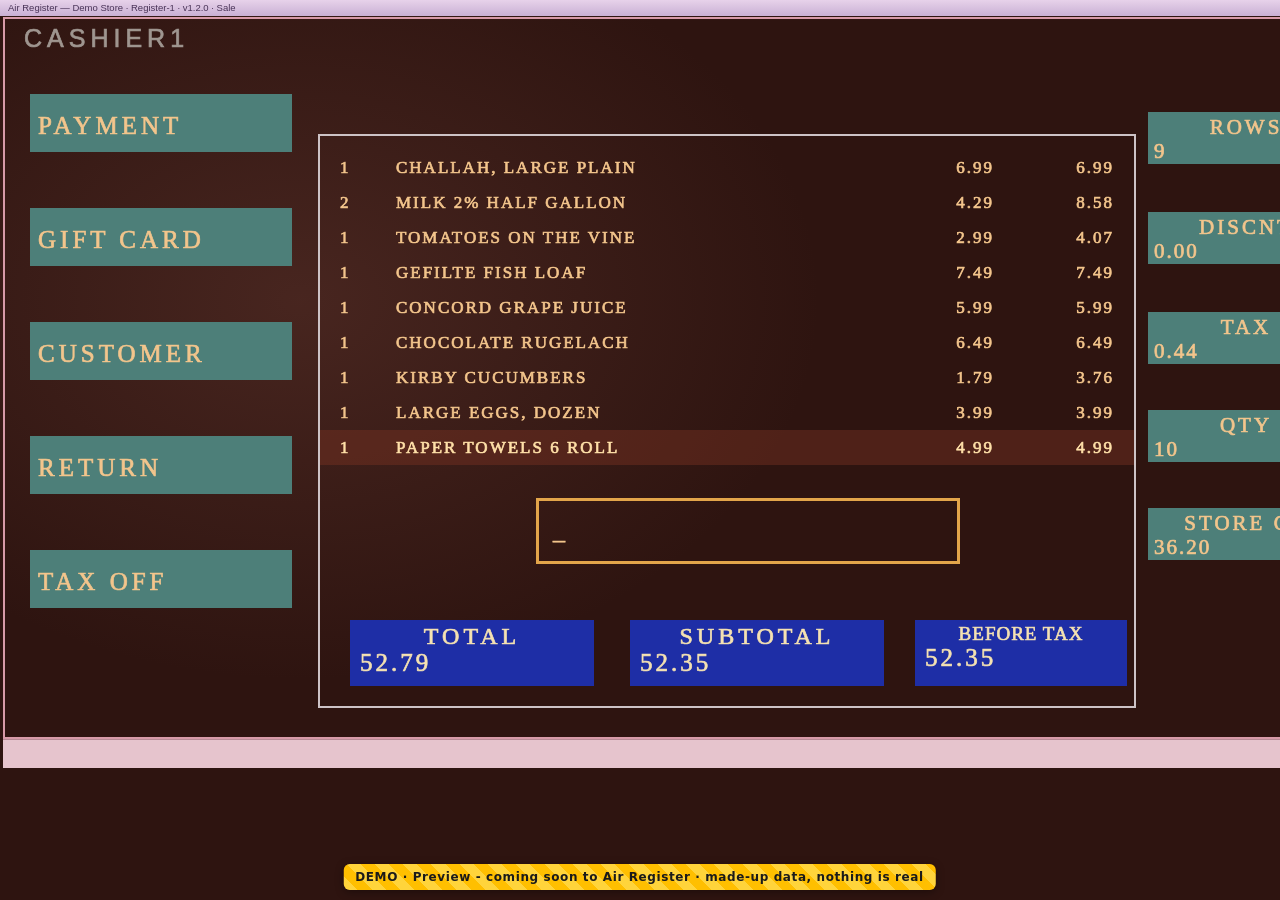
<file: demo/previews/demo-style-37-maroon-console/index.html>
<!doctype html><html><head><meta charset="utf-8"><title>DEMO - Style 37 Maroon Console - Preview</title>
<script src="../common/demo-data.js"></script><script src="../common/demo-ribbon.js"></script>
<style>
*{box-sizing:border-box}
body{margin:0;width:1366px;height:768px;overflow:hidden;background:#2e1410;color:#f3c58c;position:relative;font-family:'Michroma','Jura',sans-serif}
body[data-screen=sale] .pay,body[data-screen=pay] .sale,body:not([data-screen=cfd]) .cfd,body:not([data-screen=menu]) .menu,body:not([data-screen=keys]) .keys,
body[data-screen=cfd] .op,body[data-screen=menu] .op,body[data-screen=keys] .op{display:none!important}
.hid{display:none!important} 
.a{position:absolute}
.glow{background:radial-gradient(ellipse 520px 380px at 300px 300px,rgba(120,70,60,.35),rgba(0,0,0,0))}
.tb{left:0;top:0;width:1366px;height:16px;background:linear-gradient(#e7d2ea,#c9b0d4);color:#4a3458;font:9.5px/16px 'Liberation Sans';padding:0 8px;white-space:nowrap}
.frame{left:3px;top:17px;width:1360px;height:722px;border:2px solid #d79aa8}
.strip{left:3px;top:739px;width:1360px;height:29px;background:#e6c4cd;border-top:1px solid #b88a96}
.np{left:24px;top:24px;font-size:25px;letter-spacing:5px;color:#9f9690;white-space:nowrap}
.tk{position:absolute;left:30px;width:262px;height:58px;background:#4d7f79;border:0;padding:6px 0 0 8px;text-align:left;color:#f3c58c;font:25px 'Michroma';letter-spacing:4px;white-space:nowrap;overflow:hidden;cursor:pointer}
.tk.on{outline:3px solid #e3a54a;outline-offset:-3px}
.cp{left:318px;top:134px;width:818px;height:574px;border:2px solid #cdc3c6}
.li{display:grid;grid-template-columns:56px 1fr 120px 120px;height:35px;align-items:center;font:17px 'Michroma';letter-spacing:2px;color:#f3c58c;white-space:nowrap;padding:0 20px}
.li span:nth-child(n+3){text-align:right}
.li.cur{color:#ffe0a8;background:rgba(120,50,35,.45)}
.eb{left:536px;top:498px;width:424px;height:66px;border:3px solid #e3a54a;padding:0 14px;display:flex;align-items:center;font:24px 'Michroma';color:#f3c58c;white-space:nowrap}
.bb{top:620px;height:66px;background:#1e2ea6;color:#f5e2b2;padding:4px 10px 0;white-space:nowrap}
.bb .l{display:block;text-align:center;font:24px/1.05 'Michroma';letter-spacing:4px}
.bb .v{display:block;font:25px/1.1 'Michroma';letter-spacing:3px}
.rv{left:1148px;width:196px;height:52px;background:#4d7f79;color:#f3c58c;padding:4px 6px 0;white-space:nowrap}
.rv .l{display:block;text-align:center;font:21px/1.1 'Michroma';letter-spacing:3px}
.rv .v{display:block;font:21px/1.2 'Michroma';letter-spacing:2px}
.cfd{position:absolute;inset:0}
.tk,.bb,.rv,.np,.eb,.li{-webkit-text-stroke:.7px currentColor} 
.keys{position:absolute;inset:0}
.kg{font:13px 'Michroma';letter-spacing:3px;color:#9f9690;margin:8px 0 4px;white-space:nowrap}
.kr{display:flex;width:100%;background:none;border:0;padding:0;height:21px;align-items:center;font:12px 'Michroma';letter-spacing:1px;color:#f3c58c;text-align:left;white-space:nowrap;cursor:pointer}
.kr .k{margin-left:auto;font:12px 'DejaVu Sans Mono';color:#e3a54a;letter-spacing:0}
.kr.red .l{color:#ffab95}
.menu{position:absolute;inset:0;background:#1517a4;font-family:'VT323',monospace;color:#dfe3ff;overflow:hidden}
.wall{position:absolute;left:-30px;top:58px;width:1460px;height:660px;color:#2328c4;font:italic 700 22px/26px 'VT323';white-space:nowrap;overflow:hidden}
.mh{left:0;top:18px;width:1366px;height:40px;display:flex;align-items:center;padding:0 22px;font:32px 'VT323';color:#e6e9ff;white-space:nowrap}
.mh .t{flex:1;text-align:center;letter-spacing:16px}
.mt{left:423px;top:118px;width:430px;height:34px;background:#7a2412;color:#ffd04a;font:30px/34px 'VT323';text-align:center;white-space:pre}
.mbox{left:506px;top:282px;width:288px;height:268px;background:#1517a4;border:2px solid #dfe3ff;box-shadow:24px 24px 0 #0a0a1e;padding:12px 14px}
.mi{height:30px;line-height:30px;font:30px 'VT323';color:#e6e9ff;white-space:nowrap;padding:0 6px}
.mi.on{background:#8e3aae;color:#ffe45a}
.mf{left:0;top:736px;width:1366px;height:32px;text-align:center;font:28px/32px 'VT323';color:#dfe3ff}
.mf span{background:#6870dc;color:#fff;padding:0 3px}
</style></head><body>
<div class="op" id="op"></div><div class="cfd" id="cfd"></div><div class="menu" id="menu"></div><div class="keys" id="keys" data-keys-screen="1"></div>
<script>const C=D.cust,L_=D.lines,m2=v=>v.toFixed(2);
const P=(x,y,w,h)=>`left:${x}px;top:${y}px${w!=null?';width:'+w+'px':''}${h!=null?';height:'+h+'px':''}`;
const div=(cls,x,y,w,h,html='',st='')=>`<div class="a ${cls}" style="${P(x,y,w,h)};${st}">${html}</div>`;
const chrome=t=>`<div class="a glow" style="inset:0"></div><div class="a tb">Air Register — ${D.store} · Register-1 · ${D.ver} · ${t}</div><div class="a frame"></div><div class="a strip"></div>`;
const KY=[94,208,322,436,550];
const RY=[112,212,312,410,508];
const BB=[[350,244],[630,254],[915,212]];
const rv=(i,l,v)=>div('rv',1148,RY[i],null,null,`<span class="l">${l}</span><span class="v">${v}</span>`);
const bb=(i,l,v)=>div('bb',BB[i][0],0,BB[i][1],null,`<span class="l">${l}</span><span class="v">${v}</span>`).replace('top:0px;','');
const BIG=[['t-payment','TENDER'],['g-gift','GIFT CARD'],['a-customer','CUSTOMER'],['a-return','RETURN'],['x-taxoff','TAX OFF']];
const big=BIG.map(([id],i)=>D.b(id,'tk',k=>k.l.toUpperCase()).replace('class="tk','style="top:'+KY[i]+'px" class="tk')).join('');
const used=new Set(BIG.map(b=>b[0]));
const hidden=`<div class="hid">${D.KEYS.filter(k=>!used.has(k.id)).map(k=>D.b(k.id,'hk')).join('')}</div>`;
const rows=L_.map((l,i)=>`<div class="li${i==L_.length-1?' cur':''}"><span>${l.q}</span><span>${l.n.toUpperCase()}</span><span>${m2(l.p)}</span><span>${m2(l.t)}</span></div>`).join('');
const sale=`<div class="sale">${chrome('Sale')}<div class="a np">${D.cashier.toUpperCase()}</div>${big}${hidden}
<div class="a cp"></div><div class="a" style="${P(320,150,814,330)}">${rows}</div>
<div class="a eb">_</div>
${bb(0,'TOTAL',m2(D.total))}${bb(1,'SUBTOTAL',m2(D.sub))}${bb(2,'BEFORE TAX',m2(D.sub-D.disc)).replace('class="l"','class="l" style="font-size:19px;letter-spacing:1px"')}
${rv(0,'ROWS',L_.length)}${rv(1,'DISCNT',m2(D.disc))}${rv(2,'TAX',m2(D.tax))}${rv(3,'QTY',D.count)}${rv(4,'STORE CR',m2(C.acct))}</div>`;
const PL=[['CREDIT CARD','20.00','✔ PAID'],['CASH','40.00',''],['GIFT CARD','',''],['CHECK','',''],['STORE CREDIT','','']];
const pay=`<div class="pay" data-pay="1">${chrome('Payment')}<div class="a np">PAYMENT</div>
${PL.map((p,i)=>`<button class="tk${i==1?' on':''}" style="top:${KY[i]}px;font-size:${p[0].length>9?19:25}px" data-pay="${p[0]}">${p[0]}</button>`).join('')}
<div class="hid">${D.PAY.quick.map(q=>`<button data-pay="${q}">${q}</button>`).join('')}<button data-pay="ok">${D.PAY.ok}</button><button data-pay="back">${D.PAY.back}</button></div>
<div class="a cp"></div><div class="a" style="${P(320,150,814,120)}">${PL.slice(0,2).map((p,i)=>`<div class="li${i==1?' cur':''}" style="grid-template-columns:1fr 160px 170px"><span>${p[0]}</span><span style="text-align:right">${p[1]}</span><span>${p[2]}</span></div>`).join('')}</div>
<div class="a eb">40.00_</div>
${bb(0,'TOTAL',m2(D.total))}${bb(1,'UNPAID','0.00').replace('UNPAID','BALANCE')}${bb(2,'CHANGE',m2(D.change))}
${rv(0,'DUE',m2(D.total))}${rv(1,'PAID','60.00')}${rv(2,'BALANCE','0.00')}${rv(3,'CHANGE',m2(D.change))}${rv(4,'ITEMS',L_.length+'/'+D.count)}</div>`;
op.innerHTML=sale+pay;
cfd.innerHTML=`${chrome('customer view')}<div class="a np" style="color:#f3c58c;font-size:22px">WELCOME, ${C.name.toUpperCase()}</div>
<div class="a cp" style="left:30px;width:1106px"></div><div class="a" style="${P(32,150,1102,380)}">${L_.map(l=>`<div class="li" style="height:40px;font-size:20px;grid-template-columns:70px 1fr 160px 160px"><span>${l.q}</span><span>${l.n.toUpperCase()}</span><span>${m2(l.p)}</span><span>${m2(l.t)}</span></div>`).join('')}</div>
${div('bb',62,0,420,null,`<span class="l">TOTAL</span><span class="v">${m2(D.total)}</span>`).replace('top:0px;','')}${div('bb',520,0,280,null,`<span class="l">SUBTOTAL</span><span class="v">${m2(D.sub)}</span>`).replace('top:0px;','')}${div('bb',830,0,280,null,`<span class="l">TAX</span><span class="v">${m2(D.tax)}</span>`).replace('top:0px;','')}
${rv(0,'ITEMS',L_.length)}${rv(1,'QTY',D.count)}${rv(2,'DISCNT',m2(D.disc))}${rv(3,'POINTS',C.pts)}${rv(4,'STORE CR',m2(C.acct))}`;
const cols=[['Actions','Tiles'],['Transaction Actions','Gift Cards','Lookups'],['Items','Register']];
keys.innerHTML=`${chrome('Keys (F1)')}<div class="a np">KEYS</div><div class="a cp" style="left:30px;top:70px;width:1306px;height:638px"></div>
${cols.map((gs,c)=>`<div class="a" style="${P(56+c*430,82,400,620)}">${gs.map(g=>`<div class="kg">${g.toUpperCase()}</div>`+D.group(g).map(id=>D.b(id,'kr')).join('')).join('')}${c==2?`<div class="kg">KEYBOARD ONLY</div>${D.legendHTML('<br>').replace(/<b>/g,'<b style="font:12px DejaVu Sans Mono;color:#e3a54a">').replace('<span data-legend="1">','<span data-legend="1" style="font:12px/21px Michroma;letter-spacing:1px">')}`:''}</div>`).join('')}
<div class="a eb" style="left:930px;top:640px;width:380px;height:48px;font-size:15px" data-qs="1">${D.qs.title.toUpperCase()}: ${D.qs.alt} · ${D.qs.k}</div>
<div class="a" style="left:60px;top:652px;font:15px 'Michroma';letter-spacing:2px;color:#9f9690">ESC = BACK TO SALE</div>`;
const M=[['Sale','Esc'],['End of Day','Ctrl+E'],['Customer','F3'],['Price Check','Ctrl+I'],['History','Ctrl+L'],['Hardware','Ctrl+Shift+D'],['Printer','Ctrl+,'],['Exit','Ctrl+Shift+Q']];
const wall=Array.from({length:26},(_,r)=>(r%2?'   ':'')+'— Air Register '.repeat(40)).join('<br>');
menu.innerHTML=`<div class="a tb">Air Register — ${D.store} · Register-1 · ${D.ver}</div><div class="wall">${wall}</div>
<div class="a mh"><span>10/29/26</span><span class="t">=== Air Register ===</span><span>04:12:00 pm</span></div>
<div class="a mt">-=≡ *** MAIN MENU *** ≡=-</div>
<div class="a mbox">${M.map(([t],i)=>`<div class="mi${i==1?' on':''}">${t}</div>`).join('')}</div>
<div class="a mf"><span>${M[1][1]}</span>Select</div>`;
D.show();
</script></body></html>
</file>
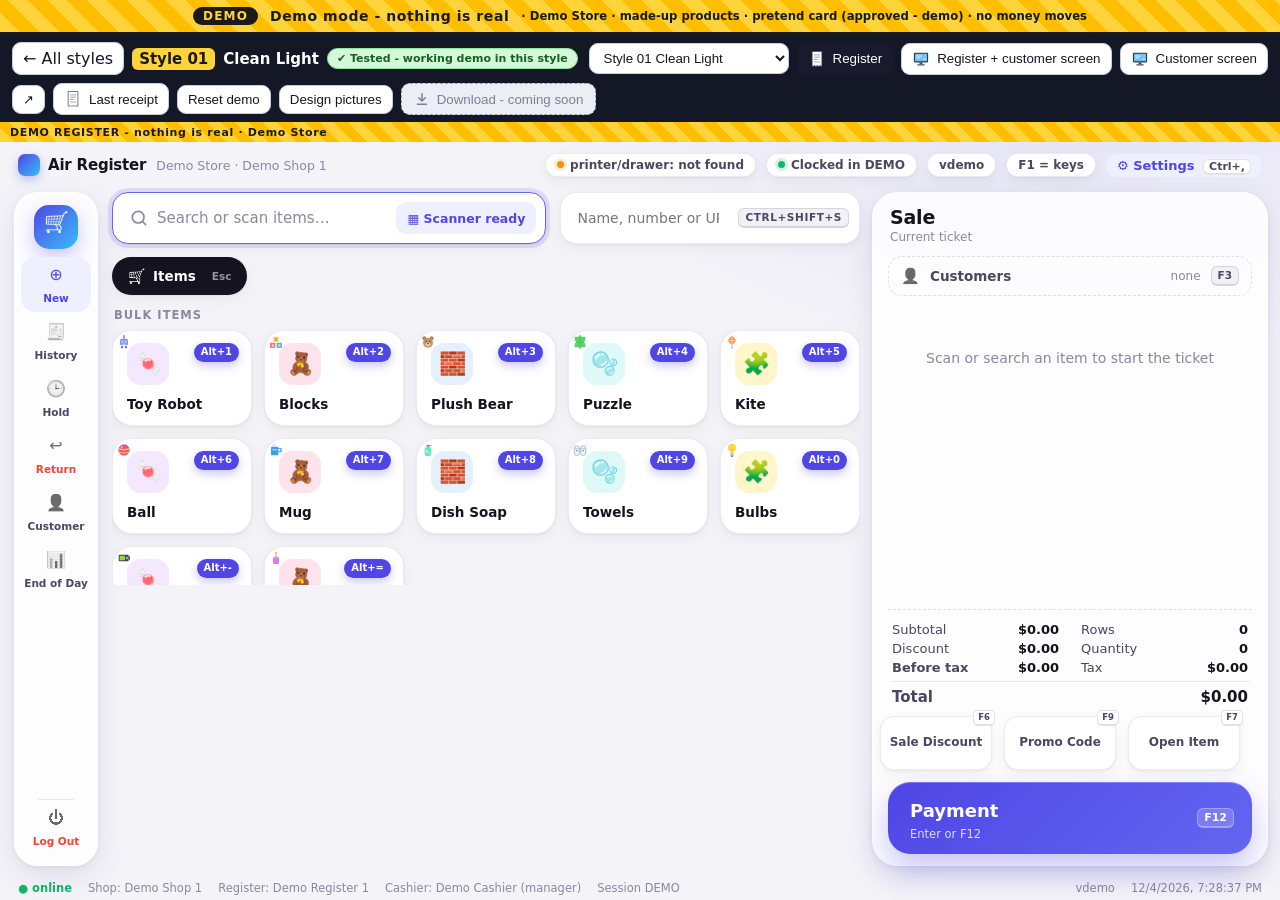
<file: demo/demo-style.html>
<!doctype html>
<html lang="en"><head><meta charset="utf-8"><meta name="viewport" content="width=device-width,initial-scale=1">
<title>DEMO - Demo Store</title>
<link rel="stylesheet" href="assets/demo-site.css">
<script src="demo-styles-config.js"></script><script src="assets/demo-receipt.js"></script><script src="assets/demo-site.js"></script>
</head><body class="frameBody">
<div class="demoBand" id="demoBand"><span class="pill">DEMO</span> Demo mode - nothing is real <small>· Demo Store · made-up products · pretend card (approved - demo) · no money moves</small></div>
<nav class="tool">
  <a class="btn" href="index.html" id="backBtn">← All styles</a>
  <div class="name" id="sname"></div>
  <select id="pick" class="btn" aria-label="Switch style"></select>
  <button class="btn regOnly" data-view="reg" id="vReg"><img alt="" src="assets/icons/demo-receipt.svg">Register</button>
  <button class="btn regOnly" data-view="split" id="vSplit"><img alt="" src="assets/icons/demo-screen.svg">Register + customer screen</button>
  <button class="btn regOnly" data-view="cust" id="vCust"><img alt="" src="assets/icons/demo-screen.svg">Customer screen</button>
  <button class="btn regOnly" id="popBtn" title="Open the customer screen in its own window">↗</button>
  <button class="btn regOnly" id="rcBtn"><img alt="" src="assets/icons/demo-receipt.svg">Last receipt</button>
  <button class="btn regOnly" id="resetBtn">Reset demo</button>
  <button class="btn regOnly" id="shotsBtn" hidden title="Pictures of this style's design (made-up demo data)">Design pictures</button>
  <span id="dlSlot"></span>
</nav>
<div class="pvNote" id="pvNote" hidden></div>
<div class="fitNote" id="fitNote">Small screen: the register is shown at desktop size, scaled to fit. Pinch to zoom.</div>
<div class="stage reg" id="stage"><div class="pane" id="pReg" data-tag="DEMO REGISTER - nothing is real · Demo Store"><iframe id="reg" title="Demo register"></iframe></div><div class="pane" id="pCus" data-tag="DEMO CUSTOMER SCREEN - nothing is real"><iframe id="cus" title="Demo customer screen"></iframe></div></div>
<script>renderFrame()</script>
</body></html>
</file>
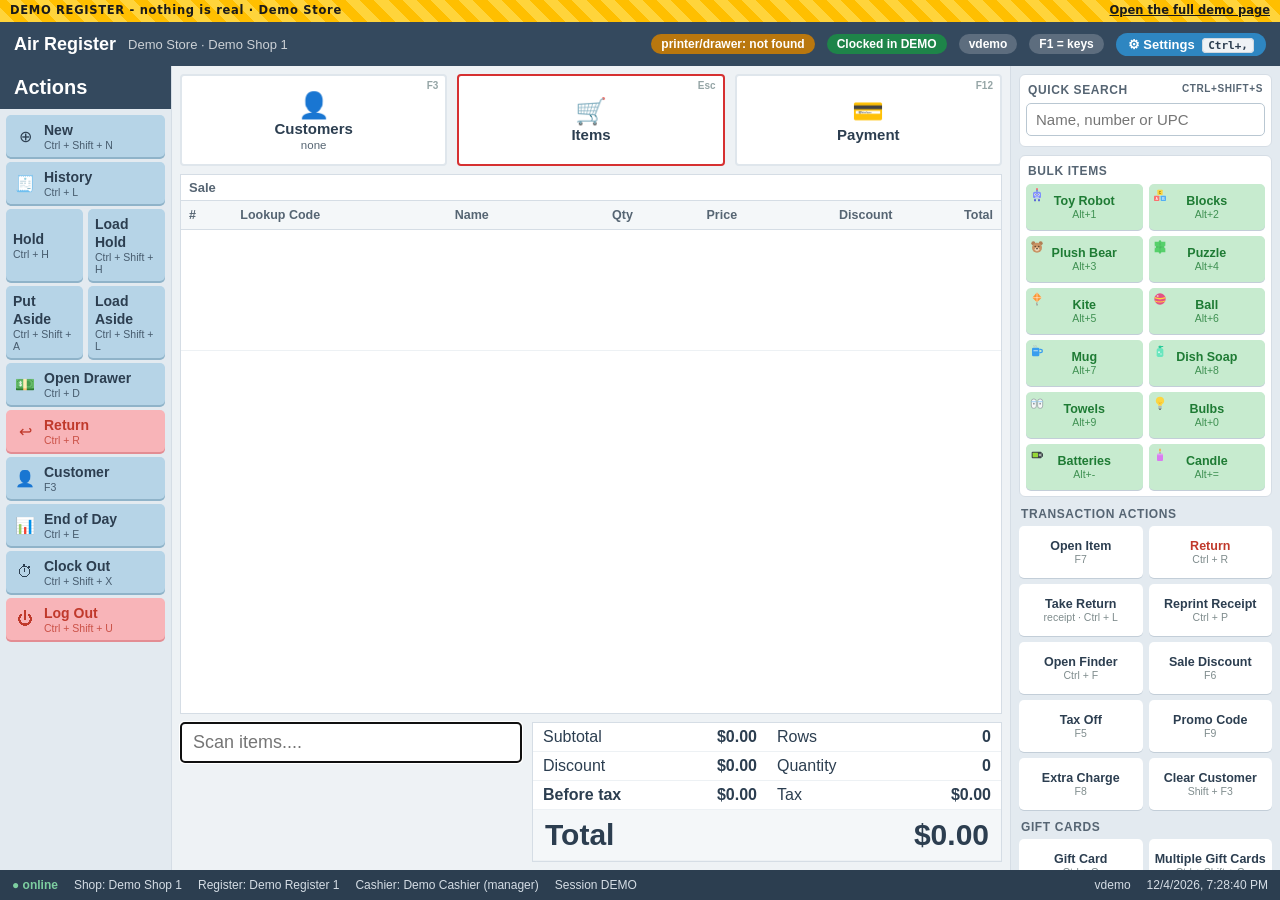
<file: demo/demo-window.html>
<!doctype html>
<html lang="en"><head><meta charset="utf-8"><meta name="viewport" content="width=device-width,initial-scale=1">
<title>DEMO - Demo Store</title>
<!-- One demo screen on its own (e.g. the customer screen pop-out). The DEMO strip sits above the screen, never on it. -->
<style>
html,body{margin:0;height:100%;background:#0d0f18}
#strip{position:fixed;left:0;right:0;top:0;height:22px;display:flex;align-items:center;gap:8px;padding:0 10px;box-sizing:border-box;background:repeating-linear-gradient(45deg,#ffd43b 0 10px,#ffbf00 10px 20px);color:#1a1a1a;font:800 11.5px/1 system-ui,Segoe UI,Arial,sans-serif;letter-spacing:.06em;white-space:nowrap;overflow:hidden}
#strip a{color:#1a1a1a;margin-left:auto;font-weight:700;letter-spacing:0}
iframe{position:fixed;left:0;top:22px;width:100%;height:calc(100% - 22px);border:0;background:#fff}
</style></head><body>
<div id="strip"></div><iframe id="scr" title="Demo screen"></iframe>
<script>
'use strict';
(() => {
  const q = new URLSearchParams(location.search), page = q.get('page') === 'customer' ? 'customer' : 'register';
  const style = (q.get('style') || '').replace(/[^0-9]/g, '').slice(0, 2);
  const st = (document.getElementById('strip'));
  st.textContent = (page === 'customer' ? 'DEMO CUSTOMER SCREEN' : 'DEMO REGISTER') + ' - nothing is real · Demo Store';
  const a = document.createElement('a'); a.href = 'demo-style.html?style=' + style; a.textContent = 'Open the full demo page'; st.appendChild(a);
  document.getElementById('scr').src = 'register/' + (page === 'customer' ? 'demo-customer' : 'index') + '.html?style=' + style;
})();
</script>
</body></html>
</file>
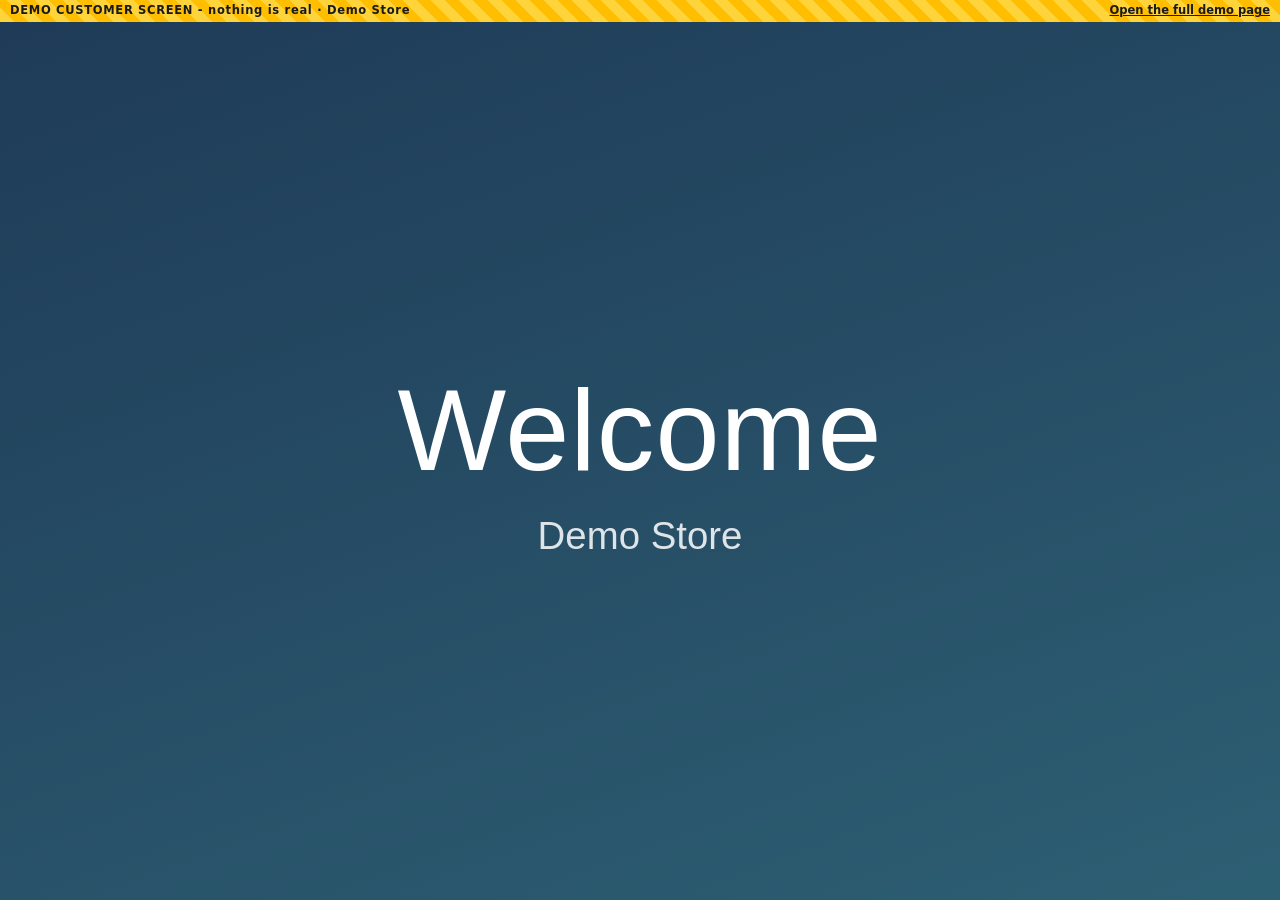
<file: demo/register/demo-customer.html>
<!doctype html>
<html lang="en">
<head>
<meta charset="utf-8">
<title>DEMO - Demo Store customer screen</title>
<link rel="icon" href="demo-icon.ico" sizes="any">
<style>
  * { box-sizing:border-box; }
  html, body { margin:0; height:100%; overflow:hidden; font-family:'Segoe UI', Roboto, Arial, sans-serif; background:#f3f6f8; color:#1f2d3a; user-select:none; -webkit-user-select:none; cursor:none; }
  .scr { display:none; height:100vh; }
  .scr.on { display:flex; }
  #idle, #done { flex-direction:column; align-items:center; justify-content:center; background:linear-gradient(160deg,#1f3b57,#2d5f73); color:#fff; text-align:center; }
  #idle h1, #done h1 { font-size:clamp(48px, 9vw, 120px); font-weight:300; margin:0; letter-spacing:1px; }
  #idle p { font-size:clamp(22px, 3vw, 40px); margin:18px 0 0; opacity:.85; }
  #done .sum { margin-top:34px; font-size:clamp(24px, 3vw, 40px); display:grid; grid-template-columns:auto auto; gap:10px 40px; text-align:left; }
  #done .sum b { text-align:right; }
  #done .sum .chg { font-size:1.5em; color:#ffe08a; }
  #sale { flex-direction:row; }
  .lines { flex:1.6; overflow:hidden; display:flex; flex-direction:column; background:#fff; }
  .lines h2 { margin:0; padding:16px 26px; font-size:22px; font-weight:600; background:#1f3b57; color:#fff; }
  .lines h2.ret { background:#9b2c2c; }
  .list { flex:1; overflow:hidden; display:flex; flex-direction:column; justify-content:flex-start; }
  .row { display:grid; grid-template-columns:1fr auto auto; gap:18px; align-items:baseline; padding:12px 26px; border-bottom:1px solid #e5ebf0; font-size:clamp(18px, 1.8vw, 28px); }
  .row .q { color:#5b6b78; font-size:.8em; white-space:nowrap; } .row .t { font-weight:700; text-align:right; min-width:5.5em; }
  .row .d { display:block; color:#1e7b34; font-size:.7em; } .row.ret { color:#9b2c2c; }
  .row:last-child { background:#eef6fb; }
  .side { flex:1; display:flex; flex-direction:column; justify-content:flex-end; padding:28px 30px; gap:10px; background:#f3f6f8; }
  .side div { display:flex; justify-content:space-between; font-size:clamp(20px, 2vw, 30px); }
  .side .big { font-size:clamp(34px, 4.2vw, 64px); font-weight:800; padding-top:12px; border-top:2px solid #c9d4dc; }
  .side .due { color:#1f3b57; font-weight:800; font-size:clamp(28px, 3.4vw, 52px); }
  .side .chg { color:#1e7b34; font-weight:800; font-size:clamp(28px, 3.4vw, 52px); }
  .side .off { color:#9b2c2c; font-weight:700; }
  .side .ret { color:#9b2c2c; }
</style>
<!-- Air Register Styles (look only): base + one CSS per style, all scoped under html[data-style="NN"]; 00 = Classic matches none -->
<link rel="stylesheet" href="styles/demo-style-base.css">
<script src="../demo-styles-config.js"></script>
<script src="demo-kit/demo-shortcuts.js"></script>
<script src="demo-kit/demo-backend.js"></script>
<script src="demo-style-boot.js"></script>
<script src="styles/demo-catalog.js"></script>
<script src="demo-kit/demo-style-loader.js"></script>
<script src="demo-style.js"></script>
</head>
<body>
<section id="idle" class="scr on"><h1>Welcome</h1><p id="shop"></p></section>
<section id="sale" class="scr">
  <div class="lines"><h2 id="head">Your items</h2><div class="list" id="list"></div></div>
  <div class="side" id="side"></div>
</section>
<section id="done" class="scr"><h1>Thank you</h1><div class="sum" id="sum"></div></section>
<script src="demo-customer.js"></script>
<!-- Air Register Styles: optional per-style look hooks -->
<script>window.DEMO_LOAD_STYLE_JS && window.DEMO_LOAD_STYLE_JS()</script>
<script src="../assets/demo-receipt.js"></script>
<script src="demo-kit/demo-inpage.js"></script>
</body>
</html>
</file>
<file: demo/assets/demo-site.css>
/* DEMO STORE site look (gallery + demo frame). Own CSS only. */
:root{--demo:#ffbf00;--demo2:#ffd43b;--ink:#141826;--bg:#f4f5fb;--card:#fff;--mut:#5b6275;--acc:#5b5bf0}
*{box-sizing:border-box}html,body{margin:0}body{font-family:system-ui,"Segoe UI",Roboto,Arial,sans-serif;color:var(--ink);background:var(--bg)}
.demoBand{position:sticky;top:0;z-index:50;display:flex;align-items:center;justify-content:center;gap:12px;flex-wrap:wrap;padding:7px 14px;
  background:repeating-linear-gradient(45deg,var(--demo2) 0 14px,var(--demo) 14px 28px);color:#1a1a1a;font-weight:800;font-size:14px;letter-spacing:.04em;text-align:center;border-bottom:3px solid #1a1a1a}
.demoBand .pill{background:#1a1a1a;color:var(--demo2);border-radius:99px;padding:2px 10px;font-size:12px;letter-spacing:.1em}
.demoBand small{font-weight:600;letter-spacing:0}
a{color:var(--acc)}
.btn{display:inline-flex;align-items:center;gap:7px;border:1px solid #c9cde0;background:#fff;color:var(--ink);border-radius:9px;padding:7px 12px;font:600 13px/1.1 inherit;cursor:pointer;text-decoration:none;white-space:nowrap}
.btn:hover{border-color:var(--acc)}.btn.pri{background:var(--acc);border-color:var(--acc);color:#fff}.btn img{width:18px;height:18px}
.btn.on{background:#1a1a2e;color:#fff;border-color:#1a1a2e}
.dl{display:inline-flex;align-items:center;gap:7px;border:1px dashed #9aa0b4;background:#eceef5;color:#7a8095;border-radius:9px;padding:7px 12px;font:600 13px/1.1 inherit;cursor:not-allowed;white-space:nowrap}
.dl svg{width:16px;height:16px}a.dl.live{cursor:pointer;border-style:solid;color:var(--ink);background:#fff}
/* gallery */
.hero{position:relative;overflow:hidden;background:radial-gradient(1200px 400px at 80% -10%,#7c6cff55,transparent),linear-gradient(135deg,#171a33,#252a52 55%,#2f2350);color:#fff;padding:46px 28px 40px}
.hero .in{max-width:1180px;margin:0 auto;display:grid;grid-template-columns:1.2fr 1fr;gap:30px;align-items:center}
.hero h1{font-size:40px;line-height:1.1;margin:0 0 12px}.hero h1 span{color:var(--demo2)}.hero p{color:#cfd3ee;font-size:16px;max-width:560px;line-height:1.5}
.hero .tag{display:inline-block;background:var(--demo2);color:#1a1a1a;font-weight:800;border-radius:6px;padding:3px 9px;font-size:12px;letter-spacing:.08em;margin-bottom:12px}
.hero svg{width:100%;height:auto;filter:drop-shadow(0 20px 40px rgba(0,0,0,.4))}
.wrap{max-width:1180px;margin:0 auto;padding:26px 20px 50px}
.wrap h2{margin:6px 0 4px}.wrap .sub{color:var(--mut);margin:0 0 20px}
.grid{display:grid;grid-template-columns:repeat(auto-fill,minmax(260px,1fr));gap:18px}
.card{background:var(--card);border-radius:14px;box-shadow:0 2px 10px rgba(20,24,38,.08);overflow:hidden;display:flex;flex-direction:column;border:1px solid #e3e6f0}
.card .thumb{aspect-ratio:16/10;background:#dde;position:relative;overflow:hidden;display:block}
.card .thumb img,.card .thumb svg{width:100%;height:100%;object-fit:cover;object-position:top left;display:block}
.card .thumb .no{position:absolute;left:10px;top:10px;background:#141826;color:#fff;font-weight:800;border-radius:8px;padding:4px 9px;font-size:13px}
.card .body{padding:12px 14px 14px;display:flex;flex-direction:column;gap:9px;flex:1}
.card h3{margin:0;font-size:16px}.card .meta{color:var(--mut);font-size:12.5px}
.card .row{display:flex;gap:8px;flex-wrap:wrap;margin-top:auto}
.sw{display:flex;gap:4px}.sw i{width:16px;height:16px;border-radius:50%;border:1px solid #0002}
.foot{color:var(--mut);font-size:12.5px;text-align:center;padding:20px;border-top:1px solid #e3e6f0}
/* demo frame */
.frameBody{height:100vh;display:flex;flex-direction:column;overflow:hidden}
.tool{display:flex;align-items:center;gap:8px;flex-wrap:wrap;padding:7px 12px;background:#141826;color:#fff}
.tool .name{font-weight:800;font-size:15px;margin-right:auto;display:flex;align-items:center;gap:8px}
.tool .name .no{background:var(--demo2);color:#1a1a1a;border-radius:6px;padding:2px 7px}
.tool .btn{padding:6px 10px}
.stage{flex:1;display:flex;gap:0;min-height:0;background:#0d0f18}
.pane{position:relative;overflow:hidden;min-width:0;min-height:0}
.pane iframe{position:absolute;left:0;top:20px;width:100%;height:calc(100% - 20px);border:0;background:#fff}
/* DEMO strip on top of every screen, outside the app's frame, so it can never cover register content */
.pane::before{content:attr(data-tag);position:absolute;left:0;right:0;top:0;height:20px;box-sizing:border-box;padding:0 10px;display:flex;align-items:center;gap:6px;background:repeating-linear-gradient(45deg,#ffd43b 0 10px,#ffbf00 10px 20px);color:#1a1a1a;font:800 11px/1 system-ui,Segoe UI,Arial,sans-serif;letter-spacing:.06em;white-space:nowrap;overflow:hidden;z-index:2}
.stage #pReg{flex:1}.stage #pCus{display:none;border-left:6px solid var(--demo)}
.stage.split #pCus{display:block;flex:0 0 38%}.stage.cust #pReg{display:none}.stage.cust #pCus{display:block;flex:1;border-left:0}
@media (max-width:820px){.hero .in{grid-template-columns:1fr}.hero h1{font-size:30px}}
.badge{display:inline-block;font-size:12px;font-weight:700;border-radius:99px;padding:3px 9px;width:max-content}
.badge.ok{background:#d3f9d8;color:#1b5e20;border:1px solid #8ce99a}.badge.pv{background:#fff3bf;color:#7a5200;border:1px solid #ffd43b}
.tool .badge{font-size:11px}.isPreview .regOnly{display:none}
.pvNote{background:#fff3bf;color:#5c3d00;font-size:13px;padding:6px 12px;border-bottom:1px solid #ffd43b}
/* narrow screens (phones, small tablets): the register is a desktop screen, so it is shown at desktop size and scaled to fit */
.stage.fit.split{flex-direction:column}.stage.fit.split #pCus{flex:0 0 40%;border-left:0;border-top:6px solid var(--demo)}
.fitNote{display:none;background:#e7f5ff;color:#0b3d66;font-size:12px;padding:4px 10px}.fitOn .fitNote{display:block}
@media (max-width:700px){.tool{gap:5px;padding:6px}.tool .btn{padding:5px 7px;font-size:12px}.tool .name{width:100%}.demoBand small{display:none}}
/* preview page ('preview' styles: design mockup + pictures, no working register) */
.isPreview.frameBody{height:auto;min-height:100vh;overflow:auto}.isPreview .fitNote{display:none}
.pvWrap{max-width:1400px;width:100%;margin:0 auto;padding:14px 16px 40px}
.pvDesc{margin:0 0 12px;color:var(--mut);font-size:15px}
.pvBar{display:flex;align-items:center;gap:8px;flex-wrap:wrap;margin-bottom:8px}.pvBar b{margin-right:6px}
.pvFrame{position:relative;overflow:hidden;background:#0d0f18;border-radius:8px}
.pvFrame::before{content:attr(data-tag);position:absolute;left:0;right:0;top:0;height:20px;padding:0 10px;display:flex;align-items:center;background:repeating-linear-gradient(45deg,#ffd43b 0 10px,#ffbf00 10px 20px);color:#1a1a1a;font:800 11px/1 system-ui,Segoe UI,Arial,sans-serif;letter-spacing:.06em;white-space:nowrap;overflow:hidden;z-index:2}
.pvFrame iframe{position:absolute;left:0;top:20px;border:0;background:#fff;transform-origin:0 0}
.pvShots h2{margin:22px 0 10px;font-size:18px}
.pvGrid{display:grid;grid-template-columns:repeat(auto-fill,minmax(300px,1fr));gap:14px}
.pvGrid figure{margin:0;background:#fff;border:1px solid #e3e6f0;border-radius:10px;overflow:hidden}
.pvGrid img{display:block;width:100%;height:auto}.pvGrid figcaption{padding:7px 10px;font-weight:700;font-size:13px}
/* gallery: "Easy to switch" section */
.switch{background:#fff;border-bottom:1px solid #e3e6f0}
.switch .in{max-width:1180px;margin:0 auto;padding:18px 20px;display:flex;gap:16px;align-items:center}
.switch svg{flex:0 0 52px;width:52px;height:52px}
.switch h2{margin:0 0 4px;font-size:20px}.switch p{margin:0;color:var(--mut);font-size:15px;line-height:1.5;max-width:760px}.switch p.note{margin-top:4px;font-size:13px;font-style:italic}
@media (max-width:520px){.switch .in{align-items:flex-start;padding:14px 16px}.switch svg{flex-basis:40px;width:40px;height:40px}.switch h2{font-size:18px}.switch p{font-size:14px}.switch p.note{font-size:12.5px}}

/* design pictures over the register (tested styles that began as previews) */
.dsBox{position:fixed;inset:0;z-index:50;background:rgba(10,12,20,.72);display:flex;align-items:flex-start;justify-content:center;padding:24px;overflow:auto}
.dsIn{background:#fff;color:#16181f;border-radius:12px;max-width:1200px;width:100%;padding:16px 18px}
.dsHead{display:flex;flex-wrap:wrap;align-items:center;gap:6px 14px;margin-bottom:12px}.dsHead small{flex:1;color:#555;min-width:200px}
</file>
<file: demo/register/styles/demo-style-base.css>
/* Air Register Styles — shared base. OWNER: lead only (style assistants: do not edit; ask the lead).
 *
 * RULES FOR EVERY STYLE FILE
 *  - Scope every rule under html[data-style="NN"] (your number). Style 00 (Classic) must match NO style rule:
 *    today's look is the inline <style> in index.html / demo-customer.html and stays exactly as it is.
 *  - Look only: colours, fonts, borders, radius, shadows, spacing, grid areas/order, show/hide of DECORATION.
 *  - Never hide or remove a working control (#scanInput, #cart, #totals, #actions buttons, #tiles buttons, #right
 *    buttons, dialogs in #modalRoot, Settings tabs). Never change keys. Keep #scanInput focusable and visible.
 *  - Use the hooks documented in STYLES-PLAN.md ("Shared DOM hooks").
 */

/* ---- Settings > Style tab (new elements only; they exist only on that tab, so Classic's register screen is untouched) ---- */
.systyle-note { margin: 0 0 12px; color: #5b6b78; }
.sylist { display: grid; grid-template-columns: repeat(auto-fill, minmax(230px, 1fr)); gap: 8px; max-width: 980px; }
.sybtn { display: flex; align-items: center; gap: 8px; padding: 10px 12px; border: 2px solid #d5dde5; border-radius: 8px; background: #fff;
  font: inherit; font-size: 15px; text-align: left; cursor: pointer; color: #2c3e50; }
.sybtn:focus { outline: 3px solid #3c8dbc; outline-offset: 1px; }
.sybtn.on { border-color: #3c8dbc; background: #eef6fb; }
.sybtn em { color: #1e7b34; font-style: normal; font-size: 13px; }
.sysw { display: inline-flex; border-radius: 4px; overflow: hidden; border: 1px solid #c9d4dc; flex: none; }
.sysw i { display: block; width: 14px; height: 22px; }

/* ---- shared helpers any non-Classic style may use (never match Classic) ---- */
html[data-style]:not([data-style="00"]) .st-deco { pointer-events: none; }        /* decorative extras added by a style's JS */
html[data-style="00"] .st-deco { display: none !important; }                      /* safety: decoration never shows in Classic */
</file>
